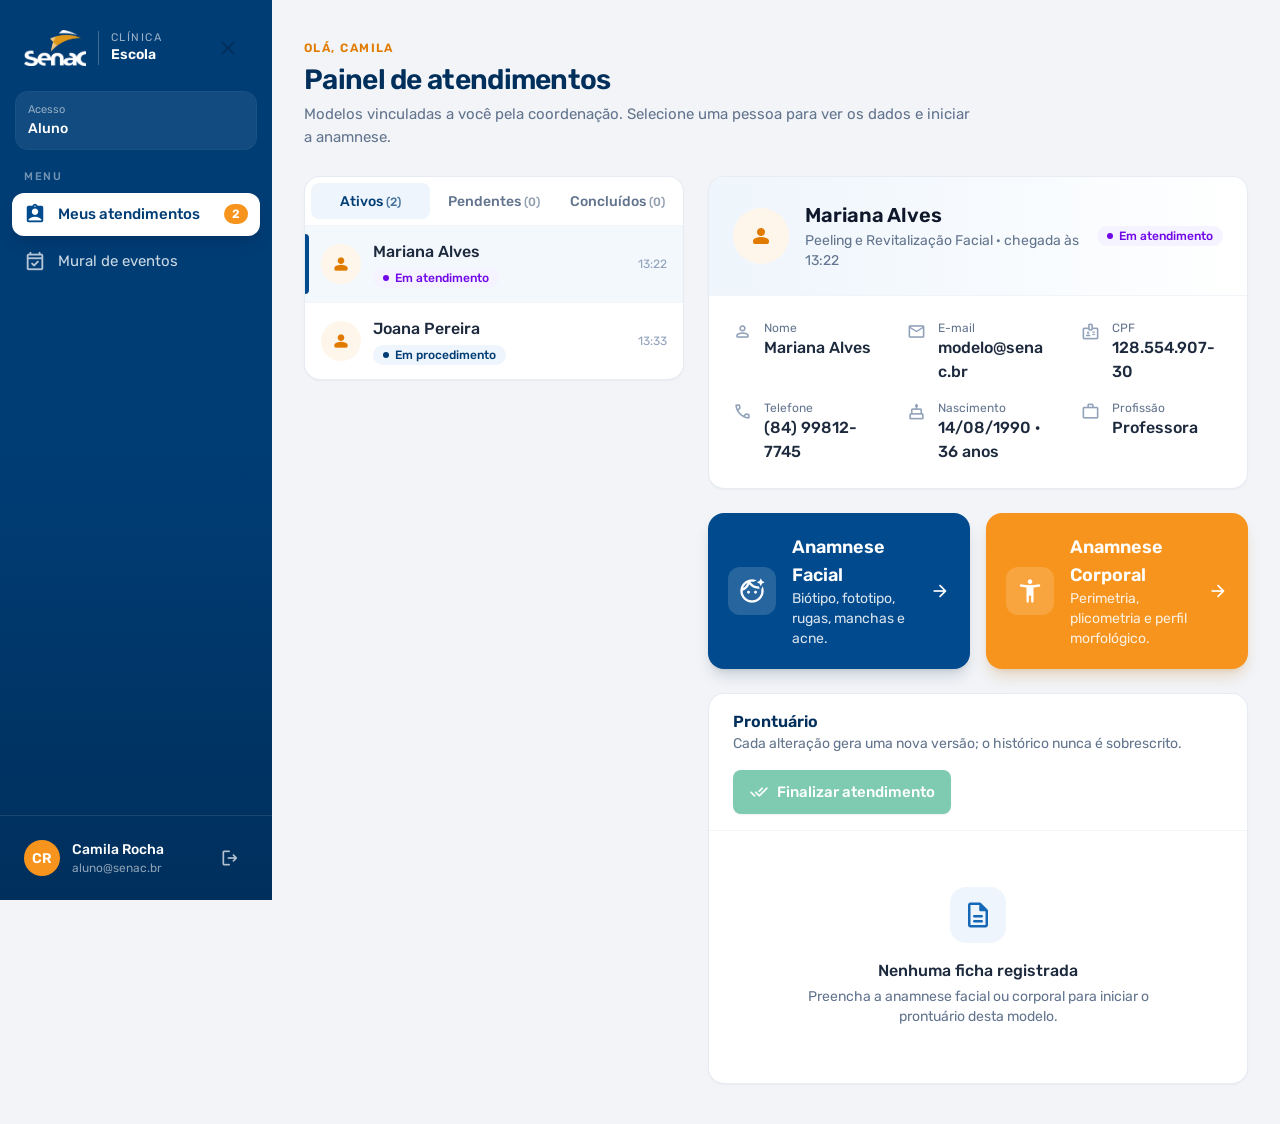
<file: atendimentos/index.html>
<!DOCTYPE html>
<html lang="pt-BR">
<head>
  <meta charset="UTF-8">
  <meta name="viewport" content="width=device-width, initial-scale=1.0">
  <title>Painel de atendimentos — Clínica Escola Senac</title>
  <link rel="preconnect" href="https://fonts.googleapis.com">
  <link rel="preconnect" href="https://fonts.gstatic.com" crossorigin>
  <link href="https://fonts.googleapis.com/css2?family=Rubik:wght@400;500;600&display=swap" rel="stylesheet">
  <link href="https://fonts.googleapis.com/css2?family=Material+Symbols+Rounded:opsz,wght,FILL,GRAD@20..48,400,0..1,0" rel="stylesheet">
  <link rel="stylesheet" href="style.css">
</head>
<body>
  <div class="app-shell">
    <!-- Barra superior mobile -->
    <header class="mobile-topbar">
      <button type="button" class="icon-btn" id="menuToggle" aria-label="Abrir menu" aria-expanded="false" aria-controls="sidebar">
        <span class="material-symbols-rounded">menu</span>
      </button>
      <div class="mobile-brand">
        <img src="assets/senac-logo.png" alt="Senac" class="mobile-logo">
        <span class="mobile-brand-text">Clínica Escola</span>
      </div>
    </header>

    <!-- Backdrop do drawer mobile -->
    <div class="sidebar-backdrop" id="sidebarBackdrop" aria-hidden="true"></div>

    <!-- Sidebar -->
    <aside class="sidebar" id="sidebar" aria-label="Menu principal">
      <div class="sidebar-top">
        <div class="brand">
          <img src="assets/senac-logo.png" alt="Senac" class="brand-logo">
          <div class="brand-divider">
            <span class="brand-kicker">Clínica</span>
            <span class="brand-title">Escola</span>
          </div>
          <button type="button" class="icon-btn sidebar-close" id="menuClose" aria-label="Fechar menu">
            <span class="material-symbols-rounded">close</span>
          </button>
        </div>

        <div class="access-box">
          <span class="access-label">Acesso</span>
          <span class="access-role">Aluno</span>
        </div>

        <p class="menu-heading">Menu</p>

        <nav class="nav-list">
          <a href="#" class="nav-link is-active" aria-current="page">
            <span class="material-symbols-rounded icon-filled">assignment_ind</span>
            <span class="nav-text">Meus atendimentos</span>
            <span class="nav-badge" id="sidebarActiveBadge">2</span>
          </a>
          <a href="#" class="nav-link">
            <span class="material-symbols-rounded">event_available</span>
            <span class="nav-text">Mural de eventos</span>
          </a>
        </nav>
      </div>

      <div class="sidebar-footer">
        <div class="user-card">
          <div class="user-monogram" aria-hidden="true">CR</div>
          <div class="user-info">
            <p class="user-name" title="Camila Rocha">Camila Rocha</p>
            <p class="user-email">aluno@senac.br</p>
          </div>
          <button type="button" class="logout-btn" title="Sair" aria-label="Sair">
            <span class="material-symbols-rounded">logout</span>
          </button>
        </div>
      </div>
    </aside>

    <!-- Conteúdo principal -->
    <main class="main-content">
      <div class="content-container">
        <section class="page-header">
          <p class="page-eyebrow">Olá, Camila</p>
          <h1 class="page-title">Painel de atendimentos</h1>
          <p class="page-subtitle">
            Modelos vinculadas a você pela coordenação. Selecione uma pessoa para ver os dados e iniciar a anamnese.
          </p>
        </section>

        <section class="workspace-grid">
          <!-- Coluna esquerda: lista de modelos -->
          <div class="card patient-list-card">
            <div class="tabs-bar" role="tablist" aria-label="Filtrar atendimentos">
              <button type="button" class="tab-btn is-active" data-tab="active" role="tab" aria-selected="true">
                Ativos <span class="tab-count" id="tabCountActive">(2)</span>
              </button>
              <button type="button" class="tab-btn" data-tab="pending" role="tab" aria-selected="false">
                Pendentes <span class="tab-count" id="tabCountPending">(0)</span>
              </button>
              <button type="button" class="tab-btn" data-tab="completed" role="tab" aria-selected="false">
                Concluídos <span class="tab-count" id="tabCountCompleted">(0)</span>
              </button>
            </div>

            <ul class="patient-list" id="patientList"></ul>
          </div>

          <!-- Coluna direita: detalhes + anamnese + prontuário -->
          <div class="detail-column" id="detailColumn">
            <!-- Ficha do paciente -->
            <section class="card patient-detail-card">
              <header class="patient-detail-header">
                <div class="patient-detail-avatar" aria-hidden="true">
                  <span class="material-symbols-rounded icon-filled">person</span>
                </div>
                <div class="patient-detail-title-wrap">
                  <h2 class="patient-detail-name" id="detailName">—</h2>
                  <p class="patient-detail-sub" id="detailSubtitle">—</p>
                </div>
                <span class="status-badge" id="detailStatusBadge"></span>
              </header>

              <dl class="patient-meta-grid">
                <div class="meta-item">
                  <span class="material-symbols-rounded meta-icon" aria-hidden="true">person</span>
                  <div>
                    <dt>Nome</dt>
                    <dd id="metaName">—</dd>
                  </div>
                </div>
                <div class="meta-item">
                  <span class="material-symbols-rounded meta-icon" aria-hidden="true">mail</span>
                  <div>
                    <dt>E-mail</dt>
                    <dd id="metaEmail">—</dd>
                  </div>
                </div>
                <div class="meta-item">
                  <span class="material-symbols-rounded meta-icon" aria-hidden="true">badge</span>
                  <div>
                    <dt>CPF</dt>
                    <dd id="metaCpf">—</dd>
                  </div>
                </div>
                <div class="meta-item">
                  <span class="material-symbols-rounded meta-icon" aria-hidden="true">call</span>
                  <div>
                    <dt>Telefone</dt>
                    <dd id="metaPhone">—</dd>
                  </div>
                </div>
                <div class="meta-item">
                  <span class="material-symbols-rounded meta-icon" aria-hidden="true">cake</span>
                  <div>
                    <dt>Nascimento</dt>
                    <dd id="metaBirth">—</dd>
                  </div>
                </div>
                <div class="meta-item">
                  <span class="material-symbols-rounded meta-icon" aria-hidden="true">work</span>
                  <div>
                    <dt>Profissão</dt>
                    <dd id="metaJob">—</dd>
                  </div>
                </div>
              </dl>
            </section>

            <!-- Botões de Anamnese -->
            <section class="anamnese-grid">
              <a href="../anamnese-facial/index.html" class="anamnese-card anamnese-card--blue" id="btnFacial">
                <span class="anamnese-icon">
                  <span class="material-symbols-rounded">face_retouching_natural</span>
                </span>
                <span class="anamnese-text">
                  <span class="anamnese-title">Anamnese Facial</span>
                  <span class="anamnese-desc">Biótipo, fototipo, rugas, manchas e acne.</span>
                </span>
                <span class="material-symbols-rounded anamnese-arrow" aria-hidden="true">arrow_forward</span>
              </a>

              <a href="../anamnese-corporal/index.html" class="anamnese-card anamnese-card--orange" id="btnCorporal">
                <span class="anamnese-icon">
                  <span class="material-symbols-rounded">accessibility_new</span>
                </span>
                <span class="anamnese-text">
                  <span class="anamnese-title">Anamnese Corporal</span>
                  <span class="anamnese-desc">Perimetria, plicometria e perfil morfológico.</span>
                </span>
                <span class="material-symbols-rounded anamnese-arrow" aria-hidden="true">arrow_forward</span>
              </a>
            </section>

            <!-- Prontuário -->
            <section class="card prontuario-card">
              <header class="prontuario-header">
                <div>
                  <h3 class="prontuario-title">Prontuário</h3>
                  <p class="prontuario-subtitle">
                    Cada alteração gera uma nova versão; o histórico nunca é sobrescrito.
                  </p>
                </div>
                <button type="button" class="btn-success" id="finishBtn" disabled>
                  <span class="material-symbols-rounded">done_all</span>
                  <span>Finalizar atendimento</span>
                </button>
              </header>

              <div class="prontuario-body" id="prontuarioBody"></div>
            </section>
          </div>
        </section>
      </div>
    </main>
  </div>

  <script src="script.js"></script>
</body>
</html>
</file>
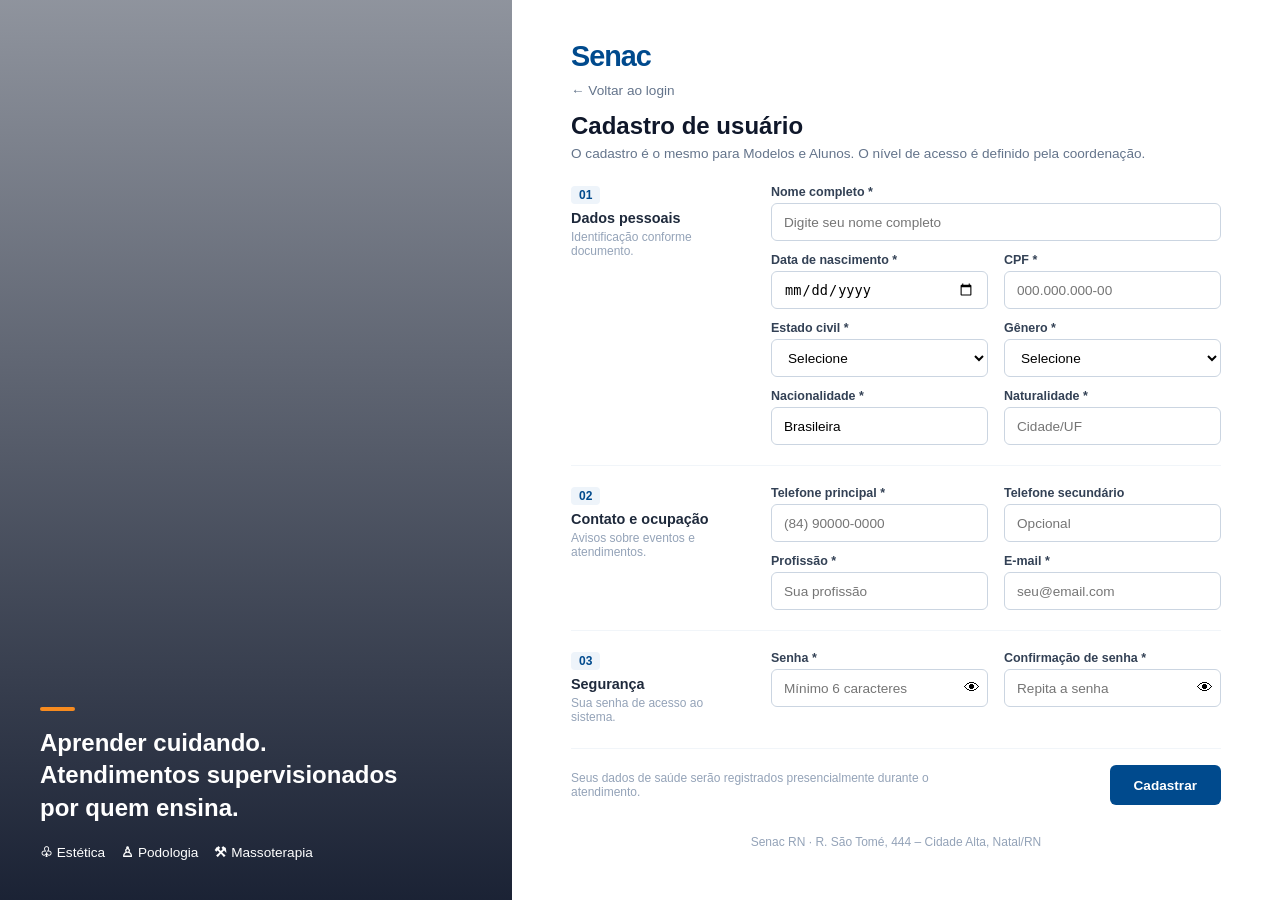
<file: cadastro/index.html>
<!DOCTYPE html>
<html lang="pt-BR">
<head>
  <meta charset="UTF-8">
  <meta name="viewport" content="width=device-width, initial-scale=1.0">
  <title>Cadastro de Usuário — Senac RN</title>
  <link rel="stylesheet" href="style.css">
  <script src="script.js" defer></script>
</head>
<body>

  <main class="split-layout">
    <!-- PAINEL ESQUERDO (IMAGEM E APRESENTAÇÃO) -->
    <aside class="left-panel">
      <div class="hero-overlay"></div>
      <div class="hero-content">
        <span class="accent-bar"></span>
        <h1>Aprender cuidando.<br>Atendimentos supervisionados<br>por quem ensina.</h1>
        <div class="specialties">
          <span><b>♧</b> Estética</span>
          <span><b>♙</b> Podologia</span>
          <span><b>⚒</b> Massoterapia</span>
        </div>
      </div>
    </aside>

    <!-- PAINEL DIREITO (FORMULÁRIO DE CADASTRO) -->
    <section class="right-panel">
      <div class="form-container">
        
        <!-- Cabeçalho -->
        <header class="form-header">
          <div class="senac-logo">Senac</div>
          <a href="../login/index.html" class="back-link">← Voltar ao login</a>
          <h2>Cadastro de usuário</h2>
          <p class="subtitle">O cadastro é o mesmo para Modelos e Alunos. O nível de acesso é definido pela coordenação.</p>
        </header>

        <!-- Formulário -->
        <form id="registerForm">
          
          <!-- SEÇÃO 01: DADOS PESSOAIS -->
          <div class="form-section">
            <div class="section-info">
              <span class="step-num">01</span>
              <h3>Dados pessoais</h3>
              <p>Identificação conforme documento.</p>
            </div>
            <div class="fields-grid">
              <div class="field-group full-width">
                <label for="nomeCompleto">Nome completo *</label>
                <input type="text" id="nomeCompleto" required placeholder="Digite seu nome completo">
              </div>
              <div class="field-group">
                <label for="dataNascimento">Data de nascimento *</label>
                <input type="date" id="dataNascimento" required>
              </div>
              <div class="field-group">
                <label for="cpf">CPF *</label>
                <input type="text" id="cpf" placeholder="000.000.000-00" maxlength="14" required>
              </div>
              <div class="field-group">
                <label for="estadoCivil">Estado civil *</label>
                <select id="estadoCivil" required>
                  <option value="" disabled selected>Selecione</option>
                  <option value="solteiro">Solteiro(a)</option>
                  <option value="casado">Casado(a)</option>
                  <option value="divorciado">Divorciado(a)</option>
                  <option value="viuvo">Viúvo(a)</option>
                  <option value="uniao_estavel">União estável</option>
                </select>
              </div>
              <div class="field-group">
                <label for="genero">Gênero *</label>
                <select id="genero" required>
                  <option value="" disabled selected>Selecione</option>
                  <option value="feminino">Feminino</option>
                  <option value="masculino">Masculino</option>
                  <option value="nao_binario">Não-binário</option>
                  <option value="outro">Outros</option>
                </select>
              </div>
              <div class="field-group">
                <label for="nacionalidade">Nacionalidade *</label>
                <input type="text" id="nacionalidade" value="Brasileira" required>
              </div>
              <div class="field-group">
                <label for="naturalidade">Naturalidade *</label>
                <input type="text" id="naturalidade" placeholder="Cidade/UF" required>
              </div>
            </div>
          </div>

          <hr class="divider">

          <!-- SEÇÃO 02: CONTATO -->
          <div class="form-section">
            <div class="section-info">
              <span class="step-num">02</span>
              <h3>Contato e ocupação</h3>
              <p>Avisos sobre eventos e atendimentos.</p>
            </div>
            <div class="fields-grid">
              <div class="field-group">
                <label for="telefone1">Telefone principal *</label>
                <input type="tel" id="telefone1" placeholder="(84) 90000-0000" required>
              </div>
              <div class="field-group">
                <label for="telefone2">Telefone secundário</label>
                <input type="tel" id="telefone2" placeholder="Opcional">
              </div>
              <div class="field-group">
                <label for="profissao">Profissão *</label>
                <input type="text" id="profissao" required placeholder="Sua profissão">
              </div>
              <div class="field-group">
                <label for="email">E-mail *</label>
                <input type="email" id="email" placeholder="seu@email.com" required>
              </div>
            </div>
          </div>

          <hr class="divider">

          <!-- SEÇÃO 03: SEGURANÇA -->
          <div class="form-section">
            <div class="section-info">
              <span class="step-num">03</span>
              <h3>Segurança</h3>
              <p>Sua senha de acesso ao sistema.</p>
            </div>
            <div class="fields-grid">
              <div class="field-group">
                <label for="senha">Senha *</label>
                <div class="password-wrapper">
                  <input type="password" id="senha" required placeholder="Mínimo 6 caracteres">
                  <button type="button" class="btn-eye" onclick="alternarSenha('senha')">👁</button>
                </div>
              </div>
              <div class="field-group">
                <label for="confirmarSenha">Confirmação de senha *</label>
                <div class="password-wrapper">
                  <input type="password" id="confirmarSenha" required placeholder="Repita a senha">
                  <button type="button" class="btn-eye" onclick="alternarSenha('confirmarSenha')">👁</button>
                </div>
              </div>
            </div>
          </div>

          <!-- Rodapé do Formulário -->
          <div class="form-footer">
            <p class="health-note">Seus dados de saúde serão registrados presencialmente durante o atendimento.</p>
            <button type="submit" class="btn-submit">Cadastrar</button>
          </div>
        </form>

        <footer class="address-footer">
          Senac RN · R. São Tomé, 444 – Cidade Alta, Natal/RN
        </footer>
      </div>
    </section>
  </main>

  <!-- MODAL DE CONFIRMAÇÃO DE SUCESSO -->
  <div class="modal-backdrop" id="successModal">
    <div class="modal-card">
      <div class="modal-icon">✔</div>
      <h4>Cadastro realizado com sucesso!</h4>
      <p id="modalSummary">Seus dados foram enviados para análise da coordenação do Senac RN.</p>
      <button type="button" class="btn-submit" id="closeModalBtn">Concluir</button>
    </div>
  </div>

</body>
</html>
</file>
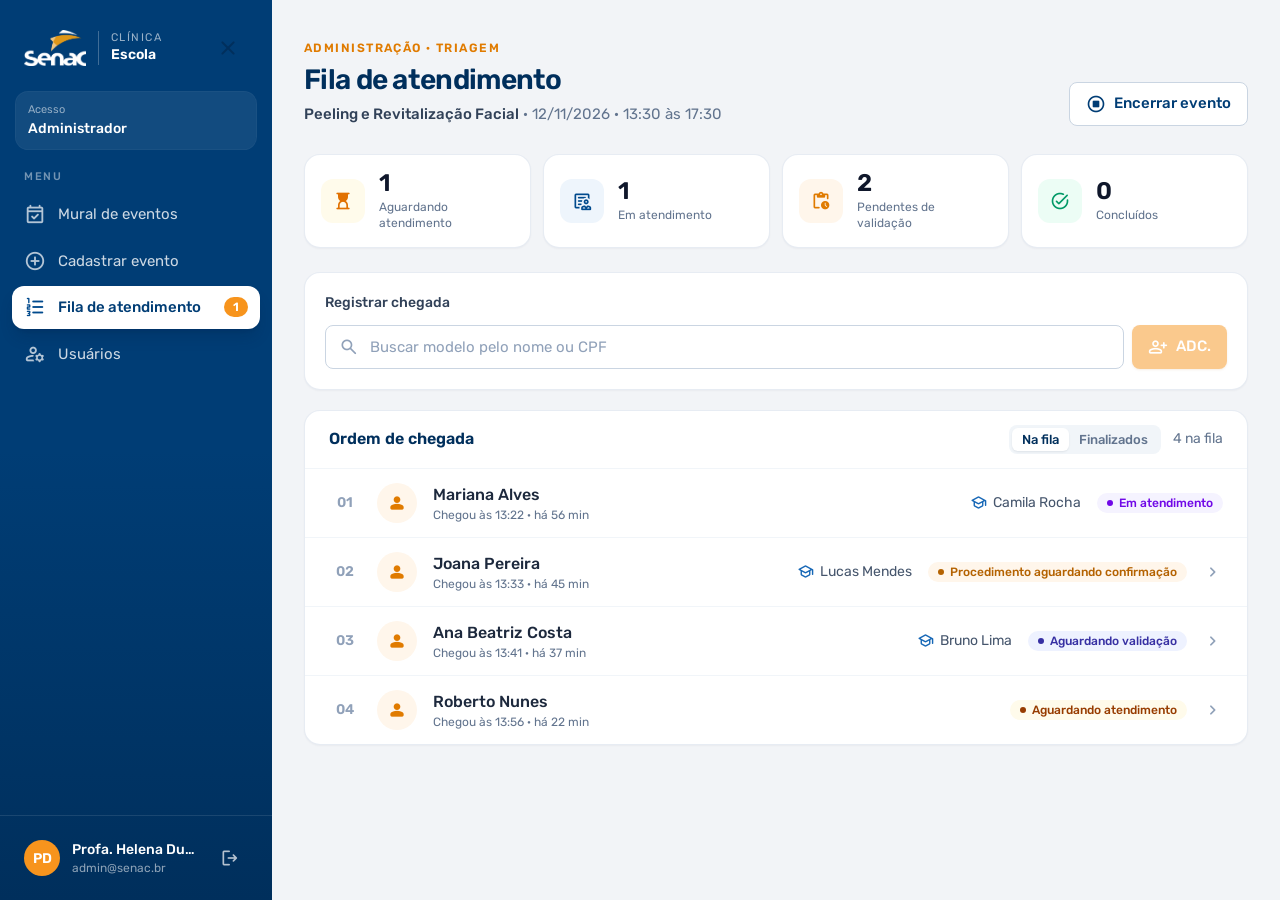
<file: fila/index.html>
<!DOCTYPE html>
<html lang="pt-BR">
<head>
  <meta charset="UTF-8">
  <meta name="viewport" content="width=device-width, initial-scale=1.0">
  <title>Fila de atendimento — Clínica Escola Senac</title>
  <link rel="preconnect" href="https://fonts.googleapis.com">
  <link rel="preconnect" href="https://fonts.gstatic.com" crossorigin>
  <link href="https://fonts.googleapis.com/css2?family=Rubik:wght@400;500;600&display=swap" rel="stylesheet">
  <link href="https://fonts.googleapis.com/css2?family=Material+Symbols+Rounded:opsz,wght,FILL,GRAD@20..48,400,0..1,0" rel="stylesheet">
  <link rel="stylesheet" href="style.css">
</head>
<body>
  <div class="app-shell">
    <!-- Barra superior mobile -->
    <header class="mobile-topbar">
      <button type="button" class="icon-btn" id="menuToggle" aria-label="Abrir menu" aria-expanded="false" aria-controls="sidebar">
        <span class="material-symbols-rounded">menu</span>
      </button>
      <div class="mobile-brand">
        <img src="assets/senac-logo.png" alt="Senac" class="mobile-logo">
        <span class="mobile-brand-text">Clínica Escola</span>
      </div>
    </header>

    <!-- Backdrop do drawer mobile -->
    <div class="sidebar-backdrop" id="sidebarBackdrop" aria-hidden="true"></div>

    <!-- Sidebar -->
    <aside class="sidebar" id="sidebar" aria-label="Menu principal">
      <div class="sidebar-top">
        <div class="brand">
          <img src="assets/senac-logo.png" alt="Senac" class="brand-logo">
          <div class="brand-divider">
            <span class="brand-kicker">Clínica</span>
            <span class="brand-title">Escola</span>
          </div>
          <button type="button" class="icon-btn sidebar-close" id="menuClose" aria-label="Fechar menu">
            <span class="material-symbols-rounded">close</span>
          </button>
        </div>

        <div class="access-box">
          <span class="access-label">Acesso</span>
          <span class="access-role">Administrador</span>
        </div>

        <p class="menu-heading">Menu</p>

        <nav class="nav-list">
          <a href="#" class="nav-link">
            <span class="material-symbols-rounded">event_available</span>
            <span class="nav-text">Mural de eventos</span>
          </a>
          <a href="#" class="nav-link">
            <span class="material-symbols-rounded">add_circle</span>
            <span class="nav-text">Cadastrar evento</span>
          </a>
          <a href="#" class="nav-link is-active" aria-current="page">
            <span class="material-symbols-rounded icon-filled">format_list_numbered</span>
            <span class="nav-text">Fila de atendimento</span>
            <span class="nav-badge" id="sidebarQueueBadge">1</span>
          </a>
          <a href="#" class="nav-link">
            <span class="material-symbols-rounded">manage_accounts</span>
            <span class="nav-text">Usuários</span>
          </a>
        </nav>
      </div>

      <div class="sidebar-footer">
        <div class="user-card">
          <div class="user-monogram" aria-hidden="true">PD</div>
          <div class="user-info">
            <p class="user-name" title="Profa. Helena Duarte">Profa. Helena Duarte</p>
            <p class="user-email">admin@senac.br</p>
          </div>
          <button type="button" class="logout-btn" title="Sair" aria-label="Sair">
            <span class="material-symbols-rounded">logout</span>
          </button>
        </div>
      </div>
    </aside>

    <!-- Conteúdo principal -->
    <main class="main-content">
      <div class="content-container">
        <section class="page-header">
          <div class="page-header-info">
            <p class="page-eyebrow">Administração · Triagem</p>
            <h1 class="page-title">Fila de atendimento</h1>
            <p class="page-subtitle">
              <strong>Peeling e Revitalização Facial</strong>
              <span> · 12/11/2026 · 13:30 às 17:30</span>
            </p>
          </div>

          <button type="button" class="btn-outline" id="endEventBtn">
            <span class="material-symbols-rounded">stop_circle</span>
            <span>Encerrar evento</span>
          </button>
        </section>

        <!-- Cards de resumo -->
        <section class="kpi-grid" aria-label="Resumo da fila">
          <article class="kpi-card">
            <div class="kpi-icon kpi-icon--amber">
              <span class="material-symbols-rounded">hourglass_top</span>
            </div>
            <div class="kpi-body">
              <p class="kpi-value" id="countWaitingLink">1</p>
              <p class="kpi-label">Aguardando atendimento</p>
            </div>
          </article>

          <article class="kpi-card">
            <div class="kpi-icon kpi-icon--blue">
              <span class="material-symbols-rounded">clinical_notes</span>
            </div>
            <div class="kpi-body">
              <p class="kpi-value" id="countInService">2</p>
              <p class="kpi-label">Em atendimento</p>
            </div>
          </article>

          <article class="kpi-card">
            <div class="kpi-icon kpi-icon--orange">
              <span class="material-symbols-rounded">pending_actions</span>
            </div>
            <div class="kpi-body">
              <p class="kpi-value" id="countPendingValidation">1</p>
              <p class="kpi-label">Pendentes de validação</p>
            </div>
          </article>

          <article class="kpi-card">
            <div class="kpi-icon kpi-icon--green">
              <span class="material-symbols-rounded">task_alt</span>
            </div>
            <div class="kpi-body">
              <p class="kpi-value" id="countCompleted">0</p>
              <p class="kpi-label">Concluídos</p>
            </div>
          </article>
        </section>

        <!-- Registrar chegada -->
        <section class="card add-queue-card">
          <label for="modelSearchInput" class="add-queue-label">Registrar chegada</label>
          <form class="add-queue-form" id="addQueueForm">
            <div class="input-wrapper">
              <span class="material-symbols-rounded input-icon" aria-hidden="true">search</span>
              <input
                type="text"
                id="modelSearchInput"
                class="text-input"
                placeholder="Buscar modelo pelo nome ou CPF"
                autocomplete="off"
              >
            </div>
            <button type="submit" class="btn-primary" id="addQueueBtn" disabled>
              <span class="material-symbols-rounded">person_add</span>
              <span>ADC.</span>
            </button>
          </form>
        </section>

        <!-- Ordem de chegada -->
        <section class="card queue-card">
          <header class="queue-header">
            <h2 class="queue-title">Ordem de chegada</h2>
            <div class="queue-header-actions">
              <div class="queue-filter" role="group" aria-label="Filtrar atendimentos">
                <button type="button" class="queue-filter-btn is-active" data-filter="active">Na fila</button>
                <button type="button" class="queue-filter-btn" data-filter="finished">Finalizados</button>
              </div>
              <span class="queue-count" id="queueTotalText">4 na fila</span>
            </div>
          </header>

          <ul class="queue-list" id="queueList"></ul>
        </section>
      </div>
    </main>
  </div>

  <!-- Modal de ações da fila -->
  <div class="modal-backdrop" id="actionModal" hidden>
    <div class="modal-dialog" role="dialog" aria-modal="true" aria-labelledby="modalTitle">
      <header class="modal-header">
        <div>
          <p class="modal-eyebrow" id="modalEyebrow"></p>
          <h3 class="modal-title" id="modalTitle"></h3>
        </div>
        <button type="button" class="icon-btn modal-close" id="modalCloseBtn" aria-label="Fechar">
          <span class="material-symbols-rounded">close</span>
        </button>
      </header>
      <div class="modal-body" id="modalBody"></div>
      <footer class="modal-footer" id="modalFooter"></footer>
    </div>
  </div>

  <script src="script.js"></script>
</body>
</html>
</file>
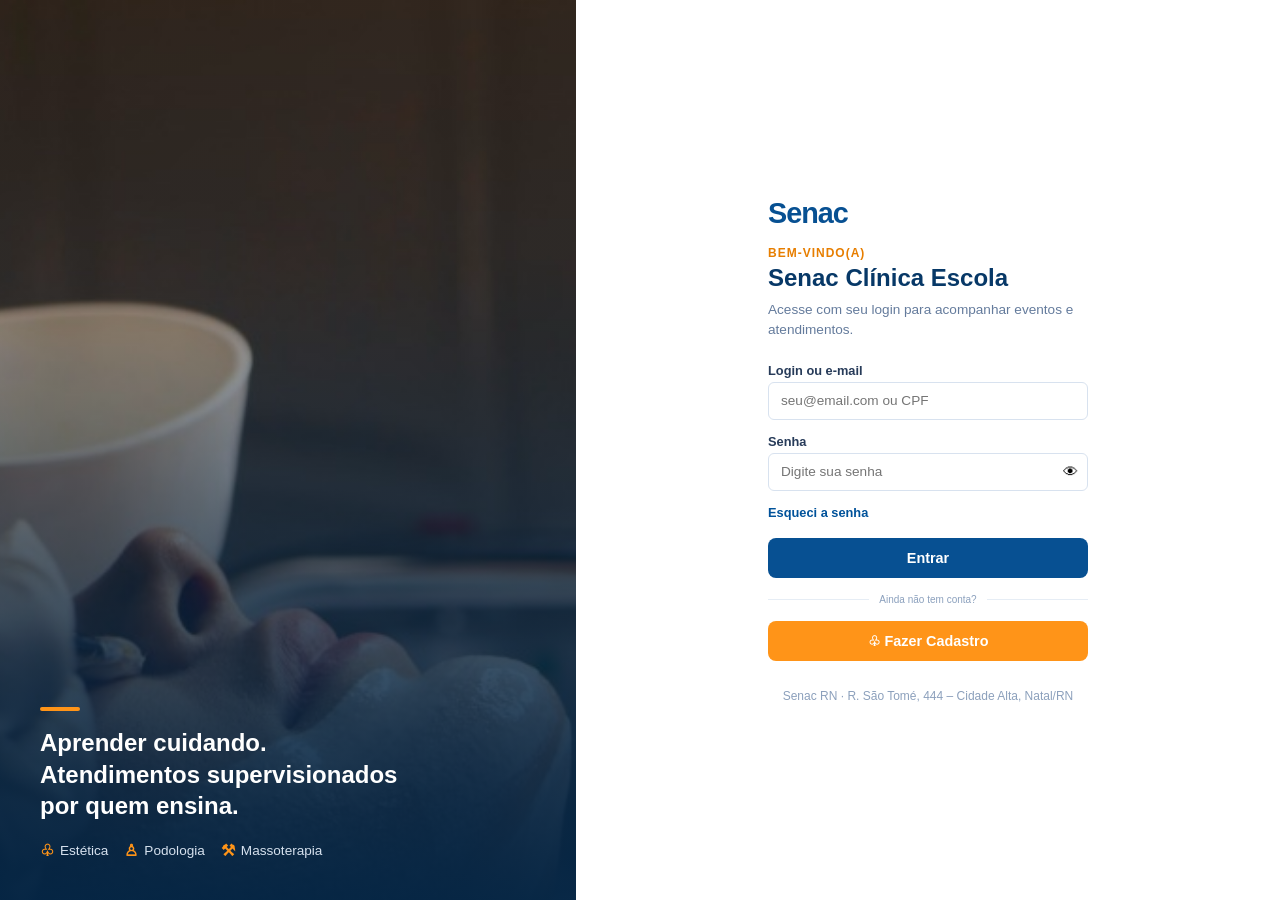
<file: login/index.html>
<!DOCTYPE html>
<html lang="pt-BR">
<head>
  <meta charset="UTF-8">
  <meta name="viewport" content="width=device-width, initial-scale=1.0">
  <title>Senac Clínica Escola | Login</title>
  <link rel="stylesheet" href="style.css">
  <script src="script.js" defer></script>
</head>
<body>

  <main class="page">
    <!-- PAINEL ESQUERDO (APRESENTAÇÃO VISUAL) -->
    <section class="visual-panel">
      <div class="visual-content">
        <span class="orange-line"></span>
        <h2>Aprender cuidando.<br>Atendimentos supervisionados<br>por quem ensina.</h2>
        <div class="areas">
          <span><b>♧</b> Estética</span>
          <span><b>♙</b> Podologia</span>
          <span><b>⚒</b> Massoterapia</span>
        </div>
      </div>
    </section>

    <!-- PAINEL DIREITO (FORMULÁRIO DE LOGIN) -->
    <section class="login-panel">
      <div class="login-content">
        <!-- Logo e Boas-Vindas -->
        <div class="brand">Senac</div>
        <p class="eyebrow">BEM-VINDO(A)</p>
        <h1>Senac Clínica Escola</h1>
        <p class="intro">Acesse com seu login para acompanhar eventos e atendimentos.</p>

        <!-- Formulário de Login -->
        <form id="login-form">
          <label for="login">Login ou e-mail</label>
          <input id="login" name="login" type="text" placeholder="seu@email.com ou CPF" required>

          <label for="password">Senha</label>
          <div class="password-wrap">
            <input id="password" name="password" type="password" placeholder="Digite sua senha" required>
            <button class="eye-button" type="button" id="toggle-password" title="Mostrar/Ocultar senha">👁</button>
          </div>

          <a class="forgot-link" href="#" id="forgot-password">Esqueci a senha</a>
          <button class="login-button" type="submit">Entrar</button>
        </form>

        <!-- Separador -->
        <div class="separator">
          <span></span>
          <small>Ainda não tem conta?</small>
          <span></span>
        </div>

        <!-- Botão para Tela de Cadastro -->
        <button class="register-button" id="register-button" type="button" onclick="ir_cadastro()">
          <span>♧</span> Fazer Cadastro
        </button>

        <footer>Senac RN · R. São Tomé, 444 – Cidade Alta, Natal/RN</footer>
      </div>
    </section>
  </main>

</body>
</html>
</file>
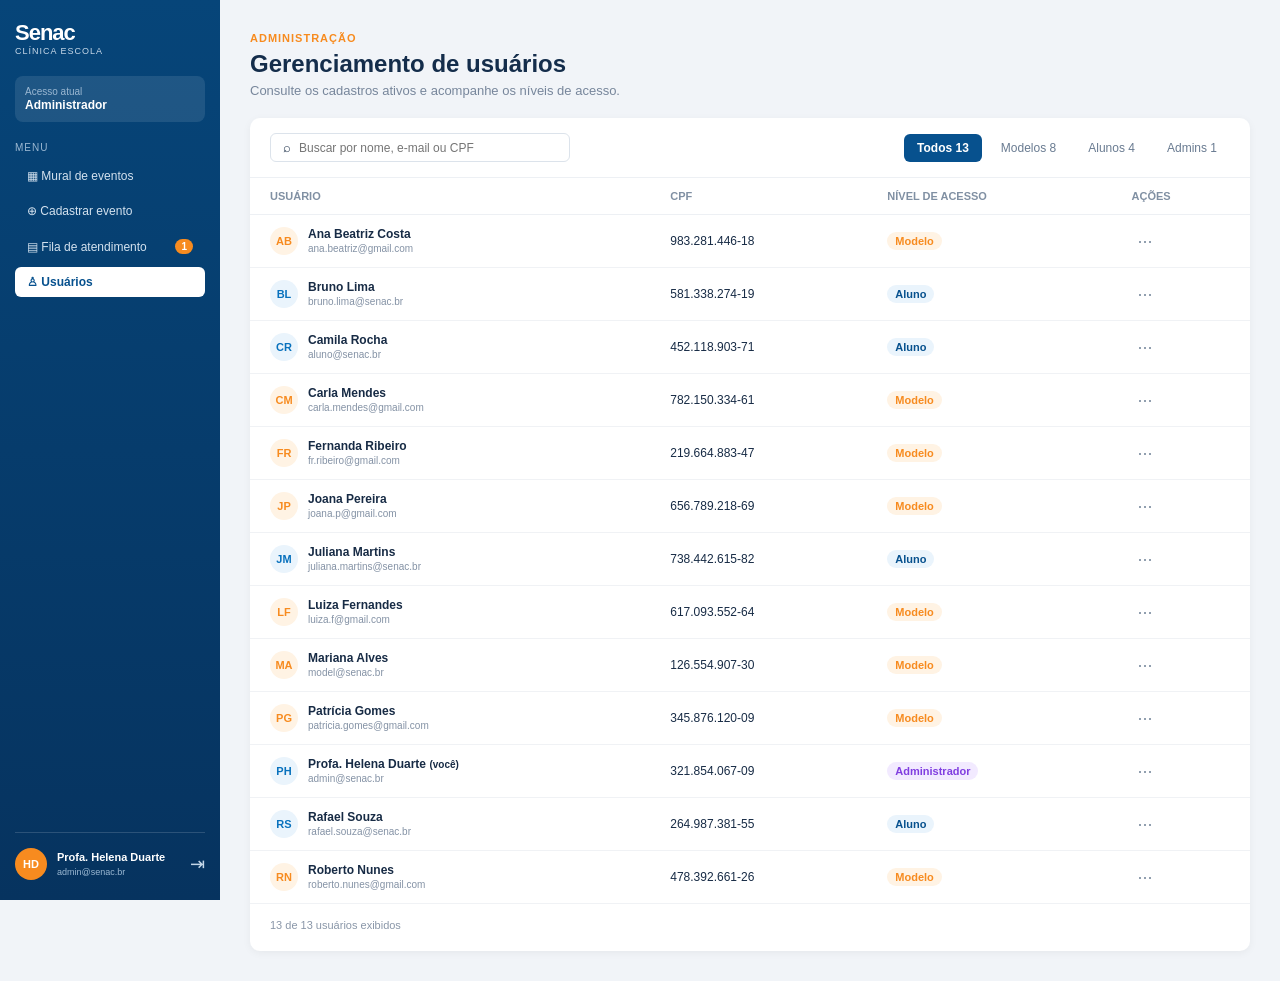
<file: Gerenciamento_Usuario/page3.html>
<!DOCTYPE html>
<html lang="pt-BR">
<head>
  <meta charset="UTF-8">
  <meta name="viewport" content="width=device-width, initial-scale=1.0">
  <title>Gerenciamento de Usuários | Senac</title>
  <link rel="stylesheet" href="page3.css">
  <script src="page3.js" defer></script>
</head>
<body>

  <div class="app">
    <!-- MENU LATERAL (SIDEBAR) -->
    <aside class="sidebar">
      <div class="brand">
        <strong>Senac</strong>
        <span>CLÍNICA ESCOLA</span>
      </div>

      <div class="profile-card">
        <small>Acesso atual</small>
        <strong>Administrador</strong>
      </div>

      <p class="menu-label">MENU</p>
      <nav class="navigation">
        <a href="#" class="nav-item">▦ Mural de eventos</a>
        <a href="#" class="nav-item">⊕ Cadastrar evento</a>
        <a href="#" class="nav-item">▤ Fila de atendimento <span class="notification">1</span></a>
        <a href="#" class="nav-item active">♙ Usuários</a>
      </nav>

      <!-- Usuário logado e botão de sair -->
      <div class="sidebar-user">
        <div class="avatar">HD</div>
        <div class="sidebar-user-info">
          <strong>Profa. Helena Duarte</strong>
          <small>admin@senac.br</small>
        </div>
        <span class="logout" title="Sair do sistema">⇥</span>
      </div>
    </aside>

    <!-- CONTEÚDO PRINCIPAL -->
    <main class="main">
      <header class="page-header">
        <span class="eyebrow">ADMINISTRAÇÃO</span>
        <h1>Gerenciamento de usuários</h1>
        <p>Consulte os cadastros ativos e acompanhe os níveis de acesso.</p>
      </header>

      <section class="content-panel">
        <!-- BARRA DE BUSCA E FILTROS -->
        <div class="toolbar">
          <div class="search-box">
            <span>⌕</span>
            <input id="searchInput" type="text" placeholder="Buscar por nome, e-mail ou CPF">
          </div>
          <div class="filters">
            <button class="filter active" data-filter="Todos">Todos <span id="countTodos">13</span></button>
            <button class="filter" data-filter="Modelo">Modelos <span id="countModelos">0</span></button>
            <button class="filter" data-filter="Aluno">Alunos <span id="countAlunos">0</span></button>
            <button class="filter" data-filter="Administrador">Admins <span id="countAdmins">0</span></button>
          </div>
        </div>

        <!-- TABELA DE USUÁRIOS -->
        <div class="table-wrap">
          <table>
            <thead>
              <tr>
                <th>USUÁRIO</th>
                <th>CPF</th>
                <th>NÍVEL DE ACESSO</th>
                <th>AÇÕES</th>
              </tr>
            </thead>
            <tbody id="userTable"></tbody>
          </table>
          <div class="empty-state" id="emptyState" hidden>Nenhum usuário encontrado.</div>
        </div>

        <div class="table-footer" id="tableFooter">13 usuários exibidos</div>
      </section>
    </main>
  </div>

</body>
</html>
</file>
<file: atendimentos/style.css>
*,
*::before,
*::after {
  box-sizing: border-box;
  margin: 0;
  padding: 0;
}

:root {
  --bg-page: #f2f4f7;
  --surface: #ffffff;
  --navy-900: #002f5c;
  --navy-800: #003d75;
  --navy-700: #004a8d;
  --orange-500: #f7941d;
  --orange-600: #e07b00;
  --text-primary: #1d293d;
  --text-muted: #62748e;
  --text-subtle: #90a1b9;
}

html,
body {
  min-height: 100%;
  font-family: 'Rubik', -apple-system, BlinkMacSystemFont, 'Segoe UI', sans-serif;
  background-color: var(--bg-page);
  color: var(--text-primary);
  -webkit-font-smoothing: antialiased;
}

button,
input,
textarea {
  font-family: inherit;
}

.material-symbols-rounded {
  font-variation-settings: 'FILL' 0, 'wght' 400, 'GRAD' 0, 'opsz' 24;
  user-select: none;
  line-height: 1;
}

.material-symbols-rounded.icon-filled {
  font-variation-settings: 'FILL' 1, 'wght' 400, 'GRAD' 0, 'opsz' 24;
}

.app-shell {
  display: flex;
  min-height: 100vh;
}

.mobile-topbar {
  display: none;
}

.sidebar-backdrop {
  display: none;
}

/* Sidebar */
.sidebar {
  position: fixed;
  top: 0;
  left: 0;
  bottom: 0;
  width: 272px;
  display: flex;
  flex-direction: column;
  justify-content: space-between;
  background-image: linear-gradient(180deg, #003d75 0%, #003d75 50%, #002f5c 100%);
  z-index: 40;
}

.sidebar-top {
  display: flex;
  flex-direction: column;
}

.brand {
  display: flex;
  align-items: center;
  gap: 12px;
  padding: 28px 24px 24px;
}

.brand-logo {
  height: 36px;
  width: 61.55px;
  object-fit: cover;
  flex-shrink: 0;
}

.brand-divider {
  display: flex;
  flex-direction: column;
  padding-left: 12px;
  border-left: 1px solid rgba(255, 255, 255, 0.25);
}

.brand-kicker {
  font-size: 11px;
  line-height: 13.75px;
  letter-spacing: 1.54px;
  text-transform: uppercase;
  color: rgba(255, 255, 255, 0.6);
}

.brand-title {
  font-size: 14px;
  font-weight: 600;
  line-height: 20px;
  color: #ffffff;
}

.sidebar-close {
  display: none;
  margin-left: auto;
  color: rgba(255, 255, 255, 0.8);
}

.access-box {
  margin: 0 16px 20px;
  padding: 10px 12px;
  border-radius: 12px;
  background: rgba(255, 255, 255, 0.07);
  box-shadow: 0 0 0 1px rgba(255, 255, 255, 0.1);
  display: flex;
  flex-direction: column;
}

.access-label {
  font-size: 11px;
  line-height: 16.5px;
  color: rgba(255, 255, 255, 0.55);
}

.access-role {
  font-size: 14px;
  font-weight: 500;
  line-height: 20px;
  color: #ffffff;
}

.menu-heading {
  padding: 0 24px 8px;
  font-size: 11px;
  font-weight: 500;
  line-height: 16.5px;
  letter-spacing: 1.54px;
  text-transform: uppercase;
  color: rgba(255, 255, 255, 0.45);
}

.nav-list {
  display: flex;
  flex-direction: column;
  gap: 4px;
  padding: 0 12px;
}

.nav-link {
  display: flex;
  align-items: center;
  gap: 12px;
  padding: 10px 12px;
  border-radius: 12px;
  text-decoration: none;
  font-size: 15px;
  line-height: 22.5px;
  color: rgba(255, 255, 255, 0.8);
  transition: background-color 0.15s ease, color 0.15s ease;
}

.nav-link .material-symbols-rounded {
  font-size: 22px;
  color: rgba(255, 255, 255, 0.7);
}

.nav-link:hover:not(.is-active) {
  background: rgba(255, 255, 255, 0.08);
  color: #ffffff;
}

.nav-link.is-active {
  background: #ffffff;
  color: var(--navy-800);
  font-weight: 500;
  box-shadow: 0 10px 15px -3px rgba(0, 32, 63, 0.2), 0 4px 6px -4px rgba(0, 32, 63, 0.2);
}

.nav-link.is-active .material-symbols-rounded {
  color: var(--navy-700);
}

.nav-text {
  flex: 1;
  min-width: 0;
  white-space: nowrap;
  overflow: hidden;
  text-overflow: ellipsis;
}

.nav-badge {
  min-width: 24px;
  padding: 2px 6px;
  border-radius: 9999px;
  background: var(--orange-500);
  color: #ffffff;
  font-size: 12px;
  font-weight: 600;
  line-height: 16px;
  text-align: center;
}

.sidebar-footer {
  border-top: 1px solid rgba(255, 255, 255, 0.1);
  padding: 16px;
}

.user-card {
  display: flex;
  align-items: center;
  gap: 12px;
  padding: 8px;
  border-radius: 12px;
}

.user-monogram {
  width: 36px;
  height: 36px;
  border-radius: 9999px;
  background: var(--orange-500);
  color: #ffffff;
  display: flex;
  align-items: center;
  justify-content: center;
  font-size: 14px;
  font-weight: 600;
  flex-shrink: 0;
}

.user-info {
  flex: 1;
  min-width: 0;
}

.user-name {
  font-size: 14px;
  font-weight: 500;
  line-height: 20px;
  color: #ffffff;
  white-space: nowrap;
  overflow: hidden;
  text-overflow: ellipsis;
}

.user-email {
  font-size: 12px;
  line-height: 16px;
  color: rgba(255, 255, 255, 0.55);
  white-space: nowrap;
  overflow: hidden;
  text-overflow: ellipsis;
}

.logout-btn {
  width: 36px;
  height: 36px;
  border: none;
  border-radius: 8px;
  background: transparent;
  color: rgba(255, 255, 255, 0.7);
  display: flex;
  align-items: center;
  justify-content: center;
  cursor: pointer;
  flex-shrink: 0;
}

.logout-btn .material-symbols-rounded {
  font-size: 20px;
}

.logout-btn:hover {
  background: rgba(255, 255, 255, 0.1);
  color: #ffffff;
}

/* Conteúdo principal */
.main-content {
  flex: 1;
  margin-left: 272px;
  min-width: 0;
}

.content-container {
  max-width: 1240px;
  margin: 0 auto;
  padding: 40px 32px;
}

.page-eyebrow {
  font-size: 12px;
  font-weight: 600;
  line-height: 16px;
  letter-spacing: 1.44px;
  text-transform: uppercase;
  color: var(--orange-600);
}

.page-title {
  padding-top: 6px;
  font-size: 28px;
  font-weight: 600;
  line-height: 35px;
  letter-spacing: -0.7px;
  color: var(--navy-900);
}

.page-subtitle {
  padding-top: 6px;
  max-width: 672px;
  font-size: 15px;
  line-height: 22.5px;
  color: var(--text-muted);
}

/* Grid de 2 colunas */
.workspace-grid {
  margin-top: 28px;
  display: grid;
  grid-template-columns: 380px minmax(0, 1fr);
  gap: 24px;
  align-items: start;
}

.card {
  background: var(--surface);
  border: 1px solid rgba(226, 232, 240, 0.8);
  border-radius: 16px;
  box-shadow: 0 1px 2px rgba(16, 24, 40, 0.04);
}

/* Lista esquerda */
.patient-list-card {
  overflow: hidden;
}

.tabs-bar {
  display: grid;
  grid-template-columns: repeat(3, minmax(0, 1fr));
  gap: 4px;
  padding: 6px;
  border-bottom: 1px solid #f1f5f9;
}

.tab-btn {
  height: 36px;
  border: none;
  border-radius: 8px;
  background: transparent;
  color: var(--text-muted);
  font-size: 14px;
  font-weight: 500;
  cursor: pointer;
  transition: background-color 0.15s ease, color 0.15s ease;
}

.tab-btn.is-active {
  background: #eef5fc;
  color: var(--navy-800);
}

.tab-count {
  font-size: 12px;
  opacity: 0.7;
}

.patient-list {
  list-style: none;
  max-height: 560px;
  overflow-y: auto;
}

.patient-item + .patient-item {
  border-top: 1px solid #f1f5f9;
}

.patient-item-btn {
  position: relative;
  width: 100%;
  border: none;
  background: transparent;
  padding: 14px 16px;
  display: flex;
  align-items: center;
  gap: 12px;
  text-align: left;
  cursor: pointer;
  transition: background-color 0.15s ease;
}

.patient-item-btn:hover {
  background: #f8fafc;
}

.patient-item-btn.is-selected {
  background: rgba(238, 245, 252, 0.7);
}

.patient-item-btn.is-selected::before {
  content: '';
  position: absolute;
  left: 0;
  top: 8px;
  bottom: 8px;
  width: 4px;
  border-radius: 0 9999px 9999px 0;
  background: var(--navy-700);
}

.patient-avatar {
  width: 40px;
  height: 40px;
  border-radius: 9999px;
  background: #fff6eb;
  color: var(--orange-600);
  display: flex;
  align-items: center;
  justify-content: center;
  flex-shrink: 0;
}

.patient-avatar .material-symbols-rounded {
  font-size: 20px;
}

.patient-item-body {
  flex: 1;
  min-width: 0;
  display: flex;
  flex-direction: column;
  gap: 4px;
}

.patient-item-name {
  font-size: 16px;
  font-weight: 500;
  line-height: 24px;
  color: var(--text-primary);
  white-space: nowrap;
  overflow: hidden;
  text-overflow: ellipsis;
}

.patient-item-time {
  font-size: 12px;
  line-height: 16px;
  color: var(--text-subtle);
  flex-shrink: 0;
}

.list-empty {
  padding: 32px 16px;
  text-align: center;
  font-size: 14px;
  color: var(--text-muted);
}

/* Badges de status */
.status-badge {
  display: inline-flex;
  align-items: center;
  gap: 6px;
  width: fit-content;
  padding: 2px 10px;
  border-radius: 9999px;
  font-size: 12px;
  font-weight: 500;
  line-height: 16px;
  white-space: nowrap;
}

.status-dot {
  width: 6px;
  height: 6px;
  border-radius: 9999px;
  flex-shrink: 0;
}

.status-badge--in-service {
  background: #f5f3ff;
  color: #7008e7;
}
.status-badge--in-service .status-dot {
  background: #7008e7;
}

.status-badge--in-procedure {
  background: #eef5fc;
  color: var(--navy-800);
}
.status-badge--in-procedure .status-dot {
  background: var(--navy-800);
}

.status-badge--waiting-confirmation {
  background: #fff6eb;
  color: #b46200;
}
.status-badge--waiting-confirmation .status-dot {
  background: #b46200;
}

.status-badge--pending-validation {
  background: #eef2ff;
  color: #3730a3;
}
.status-badge--pending-validation .status-dot {
  background: #3730a3;
}

.status-badge--completed {
  background: #ecfdf5;
  color: #009966;
}
.status-badge--completed .status-dot {
  background: #009966;
}

/* Coluna direita */
.detail-column {
  display: flex;
  flex-direction: column;
  gap: 24px;
}

.patient-detail-card {
  overflow: hidden;
}

.patient-detail-header {
  display: flex;
  align-items: center;
  gap: 16px;
  padding: 24px;
  border-bottom: 1px solid #f1f5f9;
  background-image: linear-gradient(90deg, #eef5fc 0%, #ffffff 100%);
}

.patient-detail-avatar {
  width: 56px;
  height: 56px;
  border-radius: 9999px;
  background: #fff6eb;
  color: var(--orange-600);
  display: flex;
  align-items: center;
  justify-content: center;
  flex-shrink: 0;
}

.patient-detail-avatar .material-symbols-rounded {
  font-size: 24px;
}

.patient-detail-title-wrap {
  flex: 1;
  min-width: 0;
}

.patient-detail-name {
  font-size: 20px;
  font-weight: 600;
  line-height: 28px;
  color: #0f172b;
}

.patient-detail-sub {
  padding-top: 2px;
  font-size: 14px;
  line-height: 20px;
  color: var(--text-muted);
}

.patient-meta-grid {
  display: grid;
  grid-template-columns: repeat(3, minmax(0, 1fr));
  gap: 16px 32px;
  padding: 24px;
}

.meta-item {
  display: flex;
  align-items: flex-start;
  gap: 12px;
  min-width: 0;
}

.meta-icon {
  padding-top: 2px;
  font-size: 19px;
  color: var(--text-subtle);
  flex-shrink: 0;
}

.meta-item dt {
  font-size: 12px;
  line-height: 16px;
  color: var(--text-muted);
}

.meta-item dd {
  font-size: 16px;
  font-weight: 500;
  line-height: 24px;
  color: var(--text-primary);
  word-break: break-word;
}

/* Botões de Anamnese */
.anamnese-grid {
  display: grid;
  grid-template-columns: repeat(2, minmax(0, 1fr));
  gap: 16px;
}

.anamnese-card {
  border: none;
  border-radius: 16px;
  padding: 20px;
  display: flex;
  align-items: center;
  gap: 16px;
  text-align: left;
  text-decoration: none;
  color: #ffffff;
  cursor: pointer;
  transition: transform 0.15s ease, filter 0.15s ease;
}

.anamnese-card:hover {
  filter: brightness(1.04);
  transform: translateY(-1px);
}

.anamnese-card--blue {
  background: var(--navy-700);
  box-shadow: 0 10px 15px -3px rgba(0, 32, 63, 0.15), 0 4px 6px -4px rgba(0, 32, 63, 0.15);
}

.anamnese-card--orange {
  background: var(--orange-500);
  box-shadow: 0 10px 15px -3px rgba(180, 98, 0, 0.2), 0 4px 6px -4px rgba(180, 98, 0, 0.2);
}

.anamnese-icon {
  width: 48px;
  height: 48px;
  border-radius: 12px;
  background: rgba(255, 255, 255, 0.15);
  display: flex;
  align-items: center;
  justify-content: center;
  flex-shrink: 0;
}

.anamnese-icon .material-symbols-rounded {
  font-size: 28px;
}

.anamnese-text {
  flex: 1;
  min-width: 0;
  display: flex;
  flex-direction: column;
}

.anamnese-title {
  font-size: 18px;
  font-weight: 600;
  line-height: 28px;
}

.anamnese-desc {
  font-size: 14px;
  line-height: 20px;
  color: rgba(255, 255, 255, 0.85);
}

.anamnese-arrow {
  font-size: 20px;
  flex-shrink: 0;
}

/* Prontuário */
.prontuario-header {
  display: flex;
  align-items: center;
  justify-content: space-between;
  gap: 16px;
  flex-wrap: wrap;
  padding: 16px 24px;
  border-bottom: 1px solid #f1f5f9;
}

.prontuario-title {
  font-size: 16px;
  font-weight: 600;
  line-height: 24px;
  color: var(--navy-900);
}

.prontuario-subtitle {
  font-size: 14px;
  line-height: 20px;
  color: var(--text-muted);
}

.btn-success {
  height: 44px;
  padding: 0 16px;
  border: none;
  border-radius: 8px;
  background: #009966;
  color: #ffffff;
  font-size: 15px;
  font-weight: 500;
  line-height: 22.5px;
  box-shadow: 0 1px 2px rgba(0, 0, 0, 0.1);
  display: inline-flex;
  align-items: center;
  gap: 8px;
  cursor: pointer;
  transition: opacity 0.15s ease, background-color 0.15s ease;
}

.btn-success .material-symbols-rounded {
  font-size: 20px;
}

.btn-success:hover:not(:disabled) {
  background: #008055;
}

.btn-success:disabled {
  opacity: 0.5;
  cursor: not-allowed;
}

.prontuario-empty {
  display: flex;
  flex-direction: column;
  align-items: center;
  justify-content: center;
  text-align: center;
  padding: 56px 24px;
}

.empty-icon-box {
  width: 56px;
  height: 56px;
  border-radius: 16px;
  background: #eef5fc;
  color: #1667b6;
  display: flex;
  align-items: center;
  justify-content: center;
  margin-bottom: 16px;
}

.empty-icon-box .material-symbols-rounded {
  font-size: 30px;
}

.empty-title {
  font-size: 16px;
  font-weight: 500;
  line-height: 24px;
  color: var(--text-primary);
}

.empty-desc {
  margin-top: 4px;
  max-width: 384px;
  font-size: 14px;
  line-height: 20px;
  color: var(--text-muted);
}

.records-list {
  list-style: none;
  padding: 16px 24px;
  display: flex;
  flex-direction: column;
  gap: 12px;
}

.record-item {
  border: 1px solid #e2e8f0;
  border-radius: 12px;
  padding: 14px 16px;
  background: #f8fafc;
}

.record-top {
  display: flex;
  align-items: center;
  justify-content: space-between;
  gap: 8px;
}

.record-type {
  font-size: 14px;
  font-weight: 600;
  color: var(--navy-900);
}

.record-meta {
  font-size: 12px;
  color: var(--text-muted);
}

.record-procedure {
  margin-top: 6px;
  font-size: 14px;
  font-weight: 500;
  color: var(--text-primary);
}

.record-notes {
  margin-top: 4px;
  font-size: 14px;
  line-height: 20px;
  color: #45556c;
}

.icon-btn {
  width: 40px;
  height: 40px;
  border: none;
  border-radius: 8px;
  background: transparent;
  color: var(--navy-900);
  display: inline-flex;
  align-items: center;
  justify-content: center;
  cursor: pointer;
}

/* Responsividade */
@media (max-width: 1120px) {
  .workspace-grid {
    grid-template-columns: 1fr;
  }
}

@media (max-width: 900px) {
  .app-shell {
    flex-direction: column;
  }

  .mobile-topbar {
    display: flex;
    align-items: center;
    gap: 12px;
    padding: 12px 16px;
    background: var(--navy-800);
    color: #ffffff;
    position: sticky;
    top: 0;
    z-index: 30;
  }

  .mobile-topbar .icon-btn {
    color: #ffffff;
  }

  .mobile-brand {
    display: flex;
    align-items: center;
    gap: 10px;
  }

  .mobile-logo {
    height: 26px;
    width: auto;
  }

  .mobile-brand-text {
    font-size: 14px;
    font-weight: 600;
  }

  .sidebar {
    transform: translateX(-100%);
    transition: transform 0.22s ease;
    box-shadow: 0 20px 40px rgba(0, 0, 0, 0.3);
  }

  .sidebar.is-open {
    transform: translateX(0);
  }

  .sidebar-close {
    display: inline-flex;
  }

  .sidebar-backdrop.is-open {
    display: block;
    position: fixed;
    inset: 0;
    background: rgba(15, 23, 42, 0.45);
    z-index: 35;
  }

  .main-content {
    margin-left: 0;
  }

  .content-container {
    padding: 24px 16px;
  }
}

@media (max-width: 640px) {
  .patient-meta-grid,
  .anamnese-grid {
    grid-template-columns: 1fr;
  }

  .patient-detail-header {
    flex-wrap: wrap;
  }
}
</file>
<file: cadastro/style.css>
/* ============================================================
   PROJETO INTEGRADOR - SENAC CLÍNICA ESCOLA
   ARQUIVO: cadastro/style.css (Enxuto e Didático)
   ============================================================ */

/* 1. RESET BÁSICO */
* {
  margin: 0;
  padding: 0;
  box-sizing: border-box;
}

body {
  font-family: 'Segoe UI', Tahoma, Geneva, Verdana, sans-serif;
  color: #1e293b;
  background-color: #f8fafc;
}

/* 2. ESTRUTURA DIVIDIDA EM DUAS COLUNAS */
.split-layout {
  display: flex;
  min-height: 100vh;
}

/* PAINEL ESQUERDO (Apresentação Visual) */
.left-panel {
  width: 40%;
  min-height: 100vh;
  position: relative;
  background: url("https://images.unsplash.com/photo-1570172619644-dfd03ed5d881?auto=format&fit=crop&w=1200&q=85") center/cover no-repeat;
  display: flex;
  align-items: flex-end;
}

.hero-overlay {
  position: absolute;
  inset: 0;
  background: linear-gradient(to top, rgba(15, 23, 42, 0.95), rgba(15, 23, 42, 0.45));
}

.hero-content {
  position: relative;
  z-index: 1;
  padding: 40px;
  color: #ffffff;
}

.accent-bar {
  display: block;
  width: 35px;
  height: 4px;
  background-color: #f78b1f; /* Laranja Senac */
  border-radius: 2px;
  margin-bottom: 16px;
}

.hero-content h1 {
  font-size: 1.5rem;
  line-height: 1.35;
  margin-bottom: 20px;
}

.specialties {
  display: flex;
  gap: 16px;
  font-size: 0.85rem;
}

/* PAINEL DIREITO (Formulário) */
.right-panel {
  flex: 1;
  background-color: #ffffff;
  padding: 40px;
  display: flex;
  justify-content: center;
}

.form-container {
  width: 100%;
  max-width: 650px;
}

/* 3. CABEÇALHO DO FORMULÁRIO */
.senac-logo {
  font-size: 1.8rem;
  font-weight: 800;
  color: #004a8d; /* Azul Senac */
  letter-spacing: -1px;
  margin-bottom: 8px;
}

.back-link {
  display: inline-block;
  color: #64748b;
  text-decoration: none;
  font-size: 0.85rem;
  font-weight: 500;
  margin-bottom: 14px;
}

.back-link:hover {
  color: #004a8d;
}

.form-header h2 {
  font-size: 1.5rem;
  color: #0f172a;
  margin-bottom: 6px;
}

.subtitle {
  font-size: 0.85rem;
  color: #64748b;
  margin-bottom: 24px;
}

/* 4. SEÇÕES E CAMPOS DO FORMULÁRIO */
.form-section {
  display: grid;
  grid-template-columns: 180px 1fr;
  gap: 20px;
  margin-bottom: 16px;
}

.step-num {
  display: inline-block;
  background-color: #eef4fa;
  color: #004a8d;
  font-size: 0.75rem;
  font-weight: 700;
  padding: 2px 8px;
  border-radius: 4px;
  margin-bottom: 6px;
}

.section-info h3 {
  font-size: 0.9rem;
  color: #1e293b;
  margin-bottom: 4px;
}

.section-info p {
  font-size: 0.75rem;
  color: #94a3b8;
}

.fields-grid {
  display: grid;
  grid-template-columns: 1fr 1fr;
  gap: 12px 16px;
}

.field-group {
  display: flex;
  flex-direction: column;
}

.field-group.full-width {
  grid-column: 1 / -1;
}

.field-group label {
  font-size: 0.78rem;
  font-weight: 600;
  color: #334155;
  margin-bottom: 4px;
}

input, select {
  height: 38px;
  padding: 0 12px;
  font-size: 0.85rem;
  border: 1px solid #cbd5e1;
  border-radius: 6px;
  outline: none;
  background-color: #ffffff;
}

input:focus, select:focus {
  border-color: #004a8d;
}

/* Campo de Senha com Botão de Mostrar/Ocultar */
.password-wrapper {
  position: relative;
  display: flex;
  align-items: center;
}

.password-wrapper input {
  width: 100%;
  padding-right: 36px;
}

.btn-eye {
  position: absolute;
  right: 8px;
  background: none;
  border: none;
  cursor: pointer;
  font-size: 1rem;
}

/* Linha Divisória */
.divider {
  border: 0;
  border-top: 1px solid #f1f5f9;
  margin: 20px 0;
}

/* 5. RODAPÉ E BOTÃO DE ENVIAR */
.form-footer {
  display: flex;
  align-items: center;
  justify-content: space-between;
  gap: 16px;
  margin-top: 24px;
  padding-top: 16px;
  border-top: 1px solid #f1f5f9;
}

.health-note {
  font-size: 0.75rem;
  color: #94a3b8;
  max-width: 380px;
}

.btn-submit {
  height: 40px;
  padding: 0 24px;
  background-color: #004a8d; /* Azul Senac */
  color: #ffffff;
  border: none;
  border-radius: 6px;
  font-weight: 600;
  font-size: 0.85rem;
  cursor: pointer;
}

.btn-submit:hover {
  background-color: #003366;
}

.address-footer {
  margin-top: 30px;
  text-align: center;
  font-size: 0.75rem;
  color: #94a3b8;
}

/* 6. MODAL DE CONFIRMAÇÃO */
.modal-backdrop {
  position: fixed;
  inset: 0;
  background: rgba(15, 23, 42, 0.6);
  display: none;
  align-items: center;
  justify-content: center;
  padding: 20px;
}

.modal-backdrop.active {
  display: flex;
}

.modal-card {
  background: #ffffff;
  padding: 30px;
  border-radius: 10px;
  max-width: 380px;
  width: 100%;
  text-align: center;
}

.modal-icon {
  width: 48px;
  height: 48px;
  background-color: #dcfce7;
  color: #16a34a;
  border-radius: 50%;
  display: flex;
  align-items: center;
  justify-content: center;
  font-size: 1.5rem;
  margin: 0 auto 14px;
}

.modal-card h4 {
  font-size: 1.1rem;
  margin-bottom: 8px;
}

.modal-card p {
  font-size: 0.85rem;
  color: #64748b;
  margin-bottom: 20px;
}

/* 7. RESPONSIVIDADE (Telas menores) */
@media (max-width: 768px) {
  .split-layout {
    flex-direction: column;
  }
  .left-panel {
    width: 100%;
    min-height: 240px;
  }
  .form-section {
    grid-template-columns: 1fr;
  }
  .fields-grid {
    grid-template-columns: 1fr;
  }
  .form-footer {
    flex-direction: column;
  }
  .btn-submit {
    width: 100%;
  }
}
</file>
<file: fila/style.css>
*,
*::before,
*::after {
  box-sizing: border-box;
  margin: 0;
  padding: 0;
}

:root {
  --bg-page: #f2f4f7;
  --surface: #ffffff;
  --navy-900: #002f5c;
  --navy-800: #003d75;
  --navy-700: #004a8d;
  --orange-500: #f7941d;
  --orange-600: #e07b00;
  --text-primary: #1d293d;
  --text-muted: #62748e;
  --text-subtle: #90a1b9;
}

html,
body {
  min-height: 100%;
  font-family: 'Rubik', -apple-system, BlinkMacSystemFont, 'Segoe UI', sans-serif;
  background-color: var(--bg-page);
  color: var(--text-primary);
  -webkit-font-smoothing: antialiased;
}

button,
input {
  font-family: inherit;
}

.material-symbols-rounded {
  font-variation-settings: 'FILL' 0, 'wght' 400, 'GRAD' 0, 'opsz' 24;
  user-select: none;
  line-height: 1;
}

.material-symbols-rounded.icon-filled {
  font-variation-settings: 'FILL' 1, 'wght' 400, 'GRAD' 0, 'opsz' 24;
}

/* Layout principal */
.app-shell {
  display: flex;
  min-height: 100vh;
}

/* Topbar mobile (oculta no desktop) */
.mobile-topbar {
  display: none;
}

.sidebar-backdrop {
  display: none;
}

/* Sidebar */
.sidebar {
  position: fixed;
  top: 0;
  left: 0;
  bottom: 0;
  width: 272px;
  display: flex;
  flex-direction: column;
  justify-content: space-between;
  background-image: linear-gradient(180deg, #003d75 0%, #003d75 50%, #002f5c 100%);
  z-index: 40;
}

.sidebar-top {
  display: flex;
  flex-direction: column;
}

.brand {
  display: flex;
  align-items: center;
  gap: 12px;
  padding: 28px 24px 24px;
}

.brand-logo {
  height: 36px;
  width: 61.55px;
  object-fit: cover;
  flex-shrink: 0;
}

.brand-divider {
  display: flex;
  flex-direction: column;
  padding-left: 12px;
  border-left: 1px solid rgba(255, 255, 255, 0.25);
}

.brand-kicker {
  font-size: 11px;
  font-weight: 400;
  line-height: 13.75px;
  letter-spacing: 1.54px;
  text-transform: uppercase;
  color: rgba(255, 255, 255, 0.6);
}

.brand-title {
  font-size: 14px;
  font-weight: 600;
  line-height: 20px;
  color: #ffffff;
}

.sidebar-close {
  display: none;
  margin-left: auto;
  color: rgba(255, 255, 255, 0.8);
}

.access-box {
  margin: 0 16px 20px;
  padding: 10px 12px;
  border-radius: 12px;
  background: rgba(255, 255, 255, 0.07);
  box-shadow: 0 0 0 1px rgba(255, 255, 255, 0.1);
  display: flex;
  flex-direction: column;
}

.access-label {
  font-size: 11px;
  line-height: 16.5px;
  color: rgba(255, 255, 255, 0.55);
}

.access-role {
  font-size: 14px;
  font-weight: 500;
  line-height: 20px;
  color: #ffffff;
}

.menu-heading {
  padding: 0 24px 8px;
  font-size: 11px;
  font-weight: 500;
  line-height: 16.5px;
  letter-spacing: 1.54px;
  text-transform: uppercase;
  color: rgba(255, 255, 255, 0.45);
}

.nav-list {
  display: flex;
  flex-direction: column;
  gap: 4px;
  padding: 0 12px;
}

.nav-link {
  display: flex;
  align-items: center;
  gap: 12px;
  padding: 10px 12px;
  border-radius: 12px;
  text-decoration: none;
  font-size: 15px;
  font-weight: 400;
  line-height: 22.5px;
  color: rgba(255, 255, 255, 0.8);
  transition: background-color 0.15s ease, color 0.15s ease;
}

.nav-link .material-symbols-rounded {
  font-size: 22px;
  color: rgba(255, 255, 255, 0.7);
}

.nav-link:hover:not(.is-active) {
  background: rgba(255, 255, 255, 0.08);
  color: #ffffff;
}

.nav-link.is-active {
  background: #ffffff;
  color: var(--navy-800);
  font-weight: 500;
  box-shadow: 0 10px 15px -3px rgba(0, 32, 63, 0.2), 0 4px 6px -4px rgba(0, 32, 63, 0.2);
}

.nav-link.is-active .material-symbols-rounded {
  color: var(--navy-700);
}

.nav-text {
  flex: 1;
  min-width: 0;
  white-space: nowrap;
  overflow: hidden;
  text-overflow: ellipsis;
}

.nav-badge {
  min-width: 24px;
  padding: 2px 6px;
  border-radius: 9999px;
  background: var(--orange-500);
  color: #ffffff;
  font-size: 12px;
  font-weight: 600;
  line-height: 16px;
  text-align: center;
}

.sidebar-footer {
  border-top: 1px solid rgba(255, 255, 255, 0.1);
  padding: 16px;
}

.user-card {
  display: flex;
  align-items: center;
  gap: 12px;
  padding: 8px;
  border-radius: 12px;
}

.user-monogram {
  width: 36px;
  height: 36px;
  border-radius: 9999px;
  background: var(--orange-500);
  color: #ffffff;
  display: flex;
  align-items: center;
  justify-content: center;
  font-size: 14px;
  font-weight: 600;
  flex-shrink: 0;
}

.user-info {
  flex: 1;
  min-width: 0;
}

.user-name {
  font-size: 14px;
  font-weight: 500;
  line-height: 20px;
  color: #ffffff;
  white-space: nowrap;
  overflow: hidden;
  text-overflow: ellipsis;
}

.user-email {
  font-size: 12px;
  line-height: 16px;
  color: rgba(255, 255, 255, 0.55);
  white-space: nowrap;
  overflow: hidden;
  text-overflow: ellipsis;
}

.logout-btn {
  width: 36px;
  height: 36px;
  border: none;
  border-radius: 8px;
  background: transparent;
  color: rgba(255, 255, 255, 0.7);
  display: flex;
  align-items: center;
  justify-content: center;
  cursor: pointer;
  flex-shrink: 0;
  transition: background-color 0.15s ease, color 0.15s ease;
}

.logout-btn .material-symbols-rounded {
  font-size: 20px;
}

.logout-btn:hover {
  background: rgba(255, 255, 255, 0.1);
  color: #ffffff;
}

/* Conteúdo principal */
.main-content {
  flex: 1;
  margin-left: 272px;
  min-width: 0;
}

.content-container {
  max-width: 1240px;
  margin: 0 auto;
  padding: 40px 32px;
}

/* Cabeçalho da página */
.page-header {
  display: flex;
  align-items: flex-end;
  justify-content: space-between;
  gap: 16px;
  flex-wrap: wrap;
}

.page-eyebrow {
  font-size: 12px;
  font-weight: 600;
  line-height: 16px;
  letter-spacing: 1.44px;
  text-transform: uppercase;
  color: var(--orange-600);
}

.page-title {
  padding-top: 6px;
  font-size: 28px;
  font-weight: 600;
  line-height: 35px;
  letter-spacing: -0.7px;
  color: var(--navy-900);
}

.page-subtitle {
  padding-top: 6px;
  font-size: 15px;
  line-height: 22.5px;
  color: var(--text-muted);
}

.page-subtitle strong {
  font-weight: 500;
  color: #314158;
}

.btn-outline {
  height: 44px;
  padding: 0 16px;
  border-radius: 8px;
  border: 1px solid #cad5e2;
  background: var(--surface);
  color: var(--navy-800);
  font-size: 15px;
  font-weight: 500;
  line-height: 22.5px;
  display: inline-flex;
  align-items: center;
  gap: 8px;
  cursor: pointer;
  transition: background-color 0.15s ease, border-color 0.15s ease;
}

.btn-outline .material-symbols-rounded {
  font-size: 20px;
}

.btn-outline:hover {
  background: #f8fafc;
  border-color: #94a3b8;
}

.btn-outline:disabled {
  opacity: 0.6;
  cursor: default;
}

/* KPI Grid */
.kpi-grid {
  margin-top: 28px;
  display: grid;
  grid-template-columns: repeat(4, minmax(0, 1fr));
  gap: 12px;
}

.kpi-card {
  background: var(--surface);
  border: 1px solid rgba(226, 232, 240, 0.8);
  border-radius: 16px;
  padding: 16px;
  box-shadow: 0 1px 2px rgba(16, 24, 40, 0.04);
  display: flex;
  align-items: center;
  gap: 14px;
}

.kpi-icon {
  width: 44px;
  height: 44px;
  border-radius: 12px;
  display: flex;
  align-items: center;
  justify-content: center;
  flex-shrink: 0;
}

.kpi-icon .material-symbols-rounded {
  font-size: 20px;
}

.kpi-icon--amber {
  background: #fffbeb;
  color: #e17100;
}

.kpi-icon--blue {
  background: #eef5fc;
  color: var(--navy-700);
}

.kpi-icon--orange {
  background: #fff6eb;
  color: var(--orange-600);
}

.kpi-icon--green {
  background: #ecfdf5;
  color: #009966;
}

.kpi-value {
  font-size: 24px;
  font-weight: 600;
  line-height: 24px;
  color: #0f172b;
}

.kpi-label {
  padding-top: 4px;
  font-size: 12px;
  font-weight: 400;
  line-height: 16px;
  color: var(--text-muted);
}

/* Cards genéricos */
.card {
  background: var(--surface);
  border: 1px solid rgba(226, 232, 240, 0.8);
  border-radius: 16px;
  box-shadow: 0 1px 2px rgba(16, 24, 40, 0.04);
}

/* Registrar chegada */
.add-queue-card {
  margin-top: 24px;
  padding: 20px;
}

.add-queue-label {
  display: block;
  font-size: 14px;
  font-weight: 500;
  line-height: 20px;
  color: #314158;
}

.add-queue-form {
  margin-top: 12px;
  display: flex;
  gap: 8px;
  align-items: center;
}

.input-wrapper {
  position: relative;
  flex: 1;
  min-width: 0;
}

.input-icon {
  position: absolute;
  left: 14px;
  top: 50%;
  transform: translateY(-50%);
  font-size: 20px;
  color: var(--text-subtle);
  pointer-events: none;
}

.text-input {
  width: 100%;
  height: 44px;
  padding: 0 14px 0 44px;
  border-radius: 8px;
  border: 1px solid #cad5e2;
  background: var(--surface);
  color: var(--text-primary);
  font-size: 15px;
  outline: none;
  transition: border-color 0.15s ease, box-shadow 0.15s ease;
}

.text-input::placeholder {
  color: var(--text-subtle);
}

.text-input:focus {
  border-color: var(--navy-700);
  box-shadow: 0 0 0 3px rgba(0, 74, 141, 0.12);
}

.btn-primary {
  height: 44px;
  padding: 0 16px;
  border: none;
  border-radius: 8px;
  background: var(--orange-500);
  color: #ffffff;
  font-size: 15px;
  font-weight: 500;
  line-height: 22.5px;
  box-shadow: 0 1px 2px rgba(180, 98, 0, 0.2);
  display: inline-flex;
  align-items: center;
  justify-content: center;
  gap: 8px;
  cursor: pointer;
  flex-shrink: 0;
  transition: opacity 0.15s ease, background-color 0.15s ease;
}

.btn-primary .material-symbols-rounded {
  font-size: 20px;
}

.btn-primary:hover:not(:disabled) {
  background: var(--orange-600);
}

.btn-primary:disabled {
  opacity: 0.5;
  cursor: not-allowed;
}

/* Lista Ordem de chegada */
.queue-card {
  margin-top: 20px;
  overflow: hidden;
}

.queue-header {
  display: flex;
  align-items: center;
  justify-content: space-between;
  gap: 12px;
  flex-wrap: wrap;
  padding: 14px 24px;
  border-bottom: 1px solid #f1f5f9;
}

.queue-header-actions {
  display: flex;
  align-items: center;
  gap: 12px;
}

.queue-filter {
  display: inline-flex;
  padding: 3px;
  border-radius: 8px;
  background: #f1f5f9;
}

.queue-filter-btn {
  border: none;
  background: transparent;
  padding: 4px 10px;
  border-radius: 6px;
  font-size: 13px;
  font-weight: 500;
  color: var(--text-muted);
  cursor: pointer;
  transition: background-color 0.15s ease, color 0.15s ease;
}

.queue-filter-btn.is-active {
  background: var(--surface);
  color: var(--navy-900);
  box-shadow: 0 1px 2px rgba(15, 23, 42, 0.08);
}

.queue-empty {
  padding: 32px 24px;
  text-align: center;
  font-size: 14px;
  color: var(--text-muted);
}

.queue-title {
  font-size: 16px;
  font-weight: 600;
  line-height: 24px;
  color: var(--navy-900);
}

.queue-count {
  font-size: 14px;
  font-weight: 400;
  line-height: 20px;
  color: var(--text-muted);
}

.queue-list {
  list-style: none;
}

.queue-row + .queue-row {
  border-top: 1px solid #f1f5f9;
}

.queue-row-btn {
  width: 100%;
  border: none;
  background: transparent;
  padding: 14px 24px;
  display: flex;
  align-items: center;
  gap: 16px;
  text-align: left;
  cursor: pointer;
  transition: background-color 0.15s ease;
}

.queue-row-btn:hover {
  background: #f8fafc;
}

.queue-pos {
  width: 32px;
  text-align: center;
  font-size: 14px;
  font-weight: 600;
  line-height: 20px;
  color: var(--text-subtle);
  flex-shrink: 0;
}

.queue-avatar {
  width: 40px;
  height: 40px;
  border-radius: 9999px;
  background: #fff6eb;
  color: var(--orange-600);
  display: flex;
  align-items: center;
  justify-content: center;
  flex-shrink: 0;
}

.queue-avatar .material-symbols-rounded {
  font-size: 20px;
}

.queue-patient {
  flex: 1;
  min-width: 0;
  display: flex;
  flex-direction: column;
}

.queue-patient-name {
  font-size: 16px;
  font-weight: 500;
  line-height: 24px;
  color: var(--text-primary);
  white-space: nowrap;
  overflow: hidden;
  text-overflow: ellipsis;
}

.queue-patient-time {
  font-size: 12px;
  font-weight: 400;
  line-height: 16px;
  color: var(--text-muted);
}

.queue-meta {
  display: flex;
  align-items: center;
  gap: 16px;
  flex-shrink: 0;
}

.queue-student {
  display: inline-flex;
  align-items: center;
  gap: 6px;
  font-size: 14px;
  line-height: 20px;
  color: #45556c;
  white-space: nowrap;
}

.queue-student .material-symbols-rounded {
  font-size: 17px;
  color: #1667b6;
}

.status-badge {
  display: inline-flex;
  align-items: center;
  gap: 6px;
  padding: 2px 10px;
  border-radius: 9999px;
  font-size: 12px;
  font-weight: 500;
  line-height: 16px;
  white-space: nowrap;
}

.status-dot {
  width: 6px;
  height: 6px;
  border-radius: 9999px;
  flex-shrink: 0;
}

.status-badge--in-service {
  background: #f5f3ff;
  color: #7008e7;
}
.status-badge--in-service .status-dot {
  background: #7008e7;
}

.status-badge--in-procedure {
  background: #eef5fc;
  color: var(--navy-800);
}
.status-badge--in-procedure .status-dot {
  background: var(--navy-800);
}

.status-badge--waiting-confirmation {
  background: #fff6eb;
  color: #b46200;
}
.status-badge--waiting-confirmation .status-dot {
  background: #b46200;
}

.status-badge--pending-validation {
  background: #eef2ff;
  color: #3730a3;
}
.status-badge--pending-validation .status-dot {
  background: #3730a3;
}

.status-badge--waiting-link {
  background: #fffbeb;
  color: #973c00;
}
.status-badge--waiting-link .status-dot {
  background: #973c00;
}

.status-badge--completed {
  background: #ecfdf5;
  color: #009966;
}
.status-badge--completed .status-dot {
  background: #009966;
}

.status-badge--denied,
.status-badge--failed {
  background: #fef2f2;
  color: #b91c1c;
}
.status-badge--denied .status-dot,
.status-badge--failed .status-dot {
  background: #b91c1c;
}

.queue-chevron {
  font-size: 20px;
  color: var(--text-subtle);
  flex-shrink: 0;
}

.icon-btn {
  width: 40px;
  height: 40px;
  border: none;
  border-radius: 8px;
  background: transparent;
  color: var(--navy-900);
  display: inline-flex;
  align-items: center;
  justify-content: center;
  cursor: pointer;
}

/* Responsividade */
@media (max-width: 1080px) {
  .kpi-grid {
    grid-template-columns: repeat(2, minmax(0, 1fr));
  }
}

@media (max-width: 900px) {
  .app-shell {
    flex-direction: column;
  }

  .mobile-topbar {
    display: flex;
    align-items: center;
    gap: 12px;
    padding: 12px 16px;
    background: var(--navy-800);
    color: #ffffff;
    position: sticky;
    top: 0;
    z-index: 30;
  }

  .mobile-topbar .icon-btn {
    color: #ffffff;
  }

  .mobile-brand {
    display: flex;
    align-items: center;
    gap: 10px;
  }

  .mobile-logo {
    height: 26px;
    width: auto;
  }

  .mobile-brand-text {
    font-size: 14px;
    font-weight: 600;
  }

  .sidebar {
    transform: translateX(-100%);
    transition: transform 0.22s ease;
    box-shadow: 0 20px 40px rgba(0, 0, 0, 0.3);
  }

  .sidebar.is-open {
    transform: translateX(0);
  }

  .sidebar-close {
    display: inline-flex;
  }

  .sidebar-backdrop.is-open {
    display: block;
    position: fixed;
    inset: 0;
    background: rgba(15, 23, 42, 0.45);
    z-index: 35;
  }

  .main-content {
    margin-left: 0;
  }

  .content-container {
    padding: 24px 16px;
  }
}

@media (max-width: 640px) {
  .kpi-grid {
    grid-template-columns: 1fr;
  }

  .queue-row-btn {
    flex-wrap: wrap;
    padding: 14px 16px;
    gap: 12px;
  }

  .queue-meta {
    width: 100%;
    padding-left: 48px;
    justify-content: space-between;
  }

  .queue-chevron {
    display: none;
  }

  .add-queue-form {
    flex-direction: column;
    align-items: stretch;
  }
}

.queue-row-btn.is-static {
  cursor: default;
}

.queue-row-btn.is-static:hover {
  background: transparent;
}

/* Modal */
.modal-backdrop[hidden] {
  display: none;
}

.modal-backdrop {
  position: fixed;
  inset: 0;
  background: rgba(15, 23, 42, 0.5);
  display: flex;
  align-items: center;
  justify-content: center;
  padding: 16px;
  z-index: 60;
}

.modal-dialog {
  width: 100%;
  max-width: 480px;
  background: var(--surface);
  border-radius: 16px;
  border: 1px solid rgba(226, 232, 240, 0.8);
  box-shadow: 0 20px 40px rgba(15, 23, 42, 0.18);
  overflow: hidden;
}

.modal-header {
  display: flex;
  align-items: flex-start;
  justify-content: space-between;
  gap: 12px;
  padding: 20px 24px 16px;
  border-bottom: 1px solid #f1f5f9;
}

.modal-eyebrow {
  font-size: 11px;
  font-weight: 600;
  letter-spacing: 1.44px;
  text-transform: uppercase;
  color: var(--orange-600);
}

.modal-title {
  margin-top: 4px;
  font-size: 18px;
  font-weight: 600;
  color: var(--navy-900);
}

.modal-close {
  color: var(--text-muted);
  margin: -4px -8px 0 0;
}

.modal-close:hover {
  background: #f1f5f9;
  color: var(--navy-900);
}

.modal-body {
  padding: 20px 24px;
  display: flex;
  flex-direction: column;
  gap: 14px;
}

.modal-info-box {
  background: #f8fafc;
  border: 1px solid #e2e8f0;
  border-radius: 12px;
  padding: 12px 14px;
  font-size: 14px;
  line-height: 20px;
  color: var(--text-primary);
}

.modal-info-box strong {
  font-weight: 500;
  color: var(--navy-900);
}

.modal-question {
  font-size: 15px;
  line-height: 22px;
  color: var(--text-primary);
}

.student-list {
  display: flex;
  flex-direction: column;
  gap: 8px;
  max-height: 260px;
  overflow-y: auto;
}

.student-option {
  width: 100%;
  padding: 12px 14px;
  border: 1px solid #e2e8f0;
  border-radius: 12px;
  background: var(--surface);
  display: flex;
  align-items: center;
  justify-content: space-between;
  gap: 12px;
  font-size: 15px;
  font-weight: 500;
  color: var(--text-primary);
  cursor: pointer;
  transition: border-color 0.15s ease, background-color 0.15s ease;
}

.student-option:hover {
  border-color: var(--navy-700);
  background: #eef5fc;
}

.student-option-left {
  display: inline-flex;
  align-items: center;
  gap: 10px;
}

.student-option-left .material-symbols-rounded {
  font-size: 20px;
  color: #1667b6;
}

.student-option-tag {
  font-size: 12px;
  font-weight: 500;
  color: #009966;
  background: #ecfdf5;
  padding: 2px 10px;
  border-radius: 9999px;
}

.modal-empty {
  font-size: 14px;
  color: var(--text-muted);
  text-align: center;
  padding: 16px 0;
}

.modal-footer {
  display: flex;
  justify-content: flex-end;
  gap: 10px;
  padding: 16px 24px 20px;
  border-top: 1px solid #f1f5f9;
}

.modal-footer:empty {
  display: none;
}

.btn-danger-outline {
  height: 44px;
  padding: 0 16px;
  border-radius: 8px;
  border: 1px solid #fecaca;
  background: #fef2f2;
  color: #b91c1c;
  font-size: 15px;
  font-weight: 500;
  cursor: pointer;
}

.btn-danger-outline:hover {
  background: #fee2e2;
}
</file>
<file: login/style.css>
/* ============================================================
   PROJETO INTEGRADOR - SENAC CLÍNICA ESCOLA
   ARQUIVO: login/style.css (Enxuto e Didático)
   ============================================================ */

/* 1. RESET E ESTILO GERAL */
* {
  margin: 0;
  padding: 0;
  box-sizing: border-box;
}

body {
  font-family: 'Segoe UI', Tahoma, Geneva, Verdana, sans-serif;
  color: #233b5b;
  background-color: #1a1a1a;
  min-height: 100vh;
  display: flex;
}

/* 2. LAYOUT DIVIDIDO EM DUAS COLUNAS */
.page {
  width: 100%;
  min-height: 100vh;
  display: grid;
  grid-template-columns: 45% 55%;
  background: #ffffff;
}

/* 3. PAINEL ESQUERDO (VISUAL) */
.visual-panel {
  position: relative;
  background-image: 
    linear-gradient(180deg, rgba(15, 23, 34, 0.2) 30%, rgba(4, 37, 68, 0.95) 100%),
    url("imagem-clinica.jpg");
  background-size: cover;
  background-position: center;
  color: #ffffff;
  display: flex;
  align-items: flex-end;
  padding: 40px;
}

.visual-content {
  width: 100%;
}

.orange-line {
  display: block;
  width: 40px;
  height: 4px;
  background-color: #ff9418; /* Laranja Senac */
  border-radius: 2px;
  margin-bottom: 16px;
}

.visual-content h2 {
  font-size: 1.5rem;
  line-height: 1.3;
  margin-bottom: 20px;
}

.areas {
  display: flex;
  flex-wrap: wrap;
  gap: 16px;
  font-size: 0.85rem;
  color: #d6e1ee;
}

.areas span {
  display: flex;
  align-items: center;
  gap: 6px;
}

.areas b {
  color: #ff9418;
  font-size: 1rem;
}

/* 4. PAINEL DIREITO (FORMULÁRIO DE LOGIN) */
.login-panel {
  display: flex;
  justify-content: center;
  align-items: center;
  padding: 40px;
  background: #ffffff;
}

.login-content {
  width: 100%;
  max-width: 320px;
  display: flex;
  flex-direction: column;
}

.brand {
  font-size: 1.8rem;
  font-weight: 800;
  color: #075092; /* Azul Senac */
  letter-spacing: -1px;
  margin-bottom: 16px;
}

.eyebrow {
  color: #e77e00;
  font-size: 0.75rem;
  font-weight: 800;
  letter-spacing: 1px;
  margin-bottom: 4px;
}

h1 {
  font-size: 1.5rem;
  color: #073867;
  margin-bottom: 8px;
}

.intro {
  color: #647b9c;
  font-size: 0.85rem;
  line-height: 1.4;
  margin-bottom: 24px;
}

/* 5. FORMULÁRIO E CAMPOS */
#login-form {
  display: flex;
  flex-direction: column;
}

#login-form label {
  font-size: 0.8rem;
  font-weight: 700;
  color: #273b59;
  margin-bottom: 4px;
}

#login-form input {
  height: 38px;
  padding: 0 12px;
  margin-bottom: 14px;
  border: 1px solid #d8e2ef;
  border-radius: 6px;
  outline: none;
  font-size: 0.85rem;
  color: #334b6c;
}

#login-form input:focus {
  border-color: #075092;
}

.password-wrap {
  position: relative;
  display: flex;
  align-items: center;
}

.password-wrap input {
  width: 100%;
  padding-right: 36px;
}

.eye-button {
  position: absolute;
  right: 10px;
  top: 10px;
  background: none;
  border: none;
  cursor: pointer;
  font-size: 0.95rem;
}

.forgot-link {
  color: #00529a;
  text-decoration: none;
  font-size: 0.8rem;
  font-weight: 700;
  margin-bottom: 18px;
  align-self: flex-start;
}

.forgot-link:hover {
  text-decoration: underline;
}

/* 6. BOTÕES E RODAPÉ */
.login-button,
.register-button {
  height: 40px;
  border: none;
  border-radius: 8px;
  color: #ffffff;
  font-size: 0.9rem;
  font-weight: 700;
  cursor: pointer;
  transition: opacity 0.2s;
}

.login-button {
  background-color: #075092; /* Azul Senac */
}

.register-button {
  width: 100%;
  background-color: #ff9418; /* Laranja Senac */
}

.login-button:hover,
.register-button:hover {
  opacity: 0.9;
}

.separator {
  display: flex;
  align-items: center;
  gap: 10px;
  margin: 16px 0;
  color: #8ba0bd;
  font-size: 0.75rem;
}

.separator span {
  flex: 1;
  height: 1px;
  background-color: #e6edf5;
}

footer {
  margin-top: 28px;
  text-align: center;
  font-size: 0.75rem;
  color: #8ca0bc;
}

/* 7. RESPONSIVIDADE (Celular e telas menores) */
@media (max-width: 768px) {
  .page {
    grid-template-columns: 1fr;
  }
  .visual-panel {
    min-height: 220px;
    padding: 24px;
  }
  .login-panel {
    padding: 24px;
  }
}
</file>
<file: Gerenciamento_Usuario/page3.css>
/* ============================================================
   PROJETO INTEGRADOR - SENAC CLÍNICA ESCOLA
   ARQUIVO: Gerenciamento_Usuario/page3.css (Enxuto e Didático)
   ============================================================ */

/* 1. RESET E ESTILO GERAL */
* {
  margin: 0;
  padding: 0;
  box-sizing: border-box;
}

body {
  font-family: 'Segoe UI', Tahoma, Geneva, Verdana, sans-serif;
  background-color: #f1f4f8;
  color: #172b45;
  font-size: 13px;
}

.app {
  display: flex;
  min-height: 100vh;
}

/* 2. MENU LATERAL (SIDEBAR) */
.sidebar {
  width: 220px;
  background: linear-gradient(180deg, #064579, #06335f);
  color: #ffffff;
  padding: 20px 15px;
  display: flex;
  flex-direction: column;
  position: fixed;
  top: 0;
  bottom: 0;
}

.brand {
  margin-bottom: 20px;
}

.brand strong {
  font-size: 22px;
  letter-spacing: -1px;
}

.brand span {
  display: block;
  font-size: 9px;
  color: #c8d9e9;
  letter-spacing: 1px;
}

.profile-card {
  background: rgba(255, 255, 255, 0.1);
  padding: 10px;
  border-radius: 8px;
  margin-bottom: 20px;
}

.profile-card small {
  display: block;
  font-size: 10px;
  color: #9bb8d2;
}

.profile-card strong {
  font-size: 12px;
}

.menu-label {
  font-size: 10px;
  color: #9bb8d2;
  margin-bottom: 8px;
  letter-spacing: 1px;
}

.navigation {
  display: flex;
  flex-direction: column;
  gap: 5px;
}

.nav-item {
  display: flex;
  align-items: center;
  gap: 10px;
  padding: 8px 12px;
  color: #d4e2ef;
  text-decoration: none;
  border-radius: 6px;
  font-size: 12px;
}

.nav-item:hover {
  background: rgba(255, 255, 255, 0.1);
}

.nav-item.active {
  background: #ffffff;
  color: #07518e;
  font-weight: 700;
}

.notification {
  margin-left: auto;
  background: #f78b1f; /* Laranja Senac */
  color: #ffffff;
  font-size: 10px;
  font-weight: bold;
  padding: 2px 6px;
  border-radius: 10px;
}

.sidebar-user {
  margin-top: auto;
  padding-top: 15px;
  border-top: 1px solid rgba(255, 255, 255, 0.15);
  display: flex;
  align-items: center;
  gap: 10px;
}

.avatar {
  width: 32px;
  height: 32px;
  background: #f78b1f;
  color: #ffffff;
  border-radius: 50%;
  display: flex;
  align-items: center;
  justify-content: center;
  font-weight: bold;
  font-size: 11px;
}

.sidebar-user-info strong {
  display: block;
  font-size: 11px;
}

.sidebar-user-info small {
  font-size: 9px;
  color: #9bb8d2;
}

.logout {
  margin-left: auto;
  font-size: 18px;
  cursor: pointer;
  color: #c4d7e8;
}

.logout:hover {
  color: #ffffff;
}

/* 3. CONTEÚDO PRINCIPAL */
.main {
  margin-left: 220px;
  flex: 1;
  padding: 30px;
}

.page-header {
  margin-bottom: 20px;
}

.eyebrow {
  color: #f78b1f;
  font-size: 11px;
  font-weight: 800;
  letter-spacing: 1px;
}

.page-header h1 {
  font-size: 24px;
  color: #142d4b;
  margin: 5px 0;
}

.page-header p {
  color: #77869b;
  font-size: 13px;
}

/* 4. PAINEL DE CONTEÚDO E FILTROS */
.content-panel {
  background: #ffffff;
  border-radius: 10px;
  box-shadow: 0 2px 8px rgba(0, 0, 0, 0.05);
  padding-bottom: 15px;
}

.toolbar {
  display: flex;
  align-items: center;
  justify-content: space-between;
  padding: 15px 20px;
  border-bottom: 1px solid #edf0f4;
  gap: 15px;
}

.search-box {
  display: flex;
  align-items: center;
  gap: 8px;
  border: 1px solid #dce3eb;
  border-radius: 6px;
  padding: 6px 12px;
  width: 300px;
}

.search-box input {
  border: none;
  outline: none;
  width: 100%;
  font-size: 12px;
}

.filters {
  display: flex;
  gap: 6px;
}

.filter {
  background: transparent;
  border: 1px solid transparent;
  padding: 6px 12px;
  border-radius: 6px;
  cursor: pointer;
  font-size: 12px;
  color: #697b91;
}

.filter.active {
  background: #07518e;
  color: #ffffff;
  font-weight: 600;
}

/* 5. TABELA DE USUÁRIOS */
.table-wrap {
  overflow-x: auto;
}

table {
  width: 100%;
  border-collapse: collapse;
  text-align: left;
}

th {
  padding: 12px 20px;
  color: #8090a3;
  font-size: 11px;
  border-bottom: 1px solid #edf0f4;
}

td {
  padding: 12px 20px;
  border-bottom: 1px solid #f0f2f5;
  font-size: 12px;
}

tbody tr:hover {
  background-color: #f8fafc;
}

.user-cell {
  display: flex;
  align-items: center;
  gap: 10px;
}

.user-avatar {
  width: 28px;
  height: 28px;
  border-radius: 50%;
  background: #eaf4fc;
  color: #0871bd;
  display: flex;
  align-items: center;
  justify-content: center;
  font-size: 11px;
  font-weight: bold;
}

.user-avatar.orange {
  background: #fff3e4;
  color: #f78b1f;
}

.role {
  padding: 3px 8px;
  border-radius: 12px;
  font-size: 11px;
  font-weight: 700;
}

.role-modelo {
  background: #fff3e4;
  color: #f78b1f;
}

.role-aluno {
  background: #eaf4fc;
  color: #07518e;
}

.role-admin {
  background: #f2eaff;
  color: #803ee0;
}

.action-button {
  background: none;
  border: none;
  font-size: 18px;
  color: #8090a3;
  cursor: pointer;
  padding: 2px 6px;
  border-radius: 4px;
}

.action-button:hover {
  background: #edf0f4;
}

.table-footer {
  padding: 15px 20px 5px;
  font-size: 11px;
  color: #8996a8;
}

.empty-state {
  text-align: center;
  padding: 30px;
  color: #8290a2;
}

/* 6. RESPONSIVIDADE */
@media (max-width: 768px) {
  .app {
    flex-direction: column;
  }
  .sidebar {
    width: 100%;
    position: relative;
    height: auto;
  }
  .main {
    margin-left: 0;
    padding: 15px;
  }
  .toolbar {
    flex-direction: column;
    align-items: stretch;
  }
  .search-box {
    width: 100%;
  }
}
</file>
